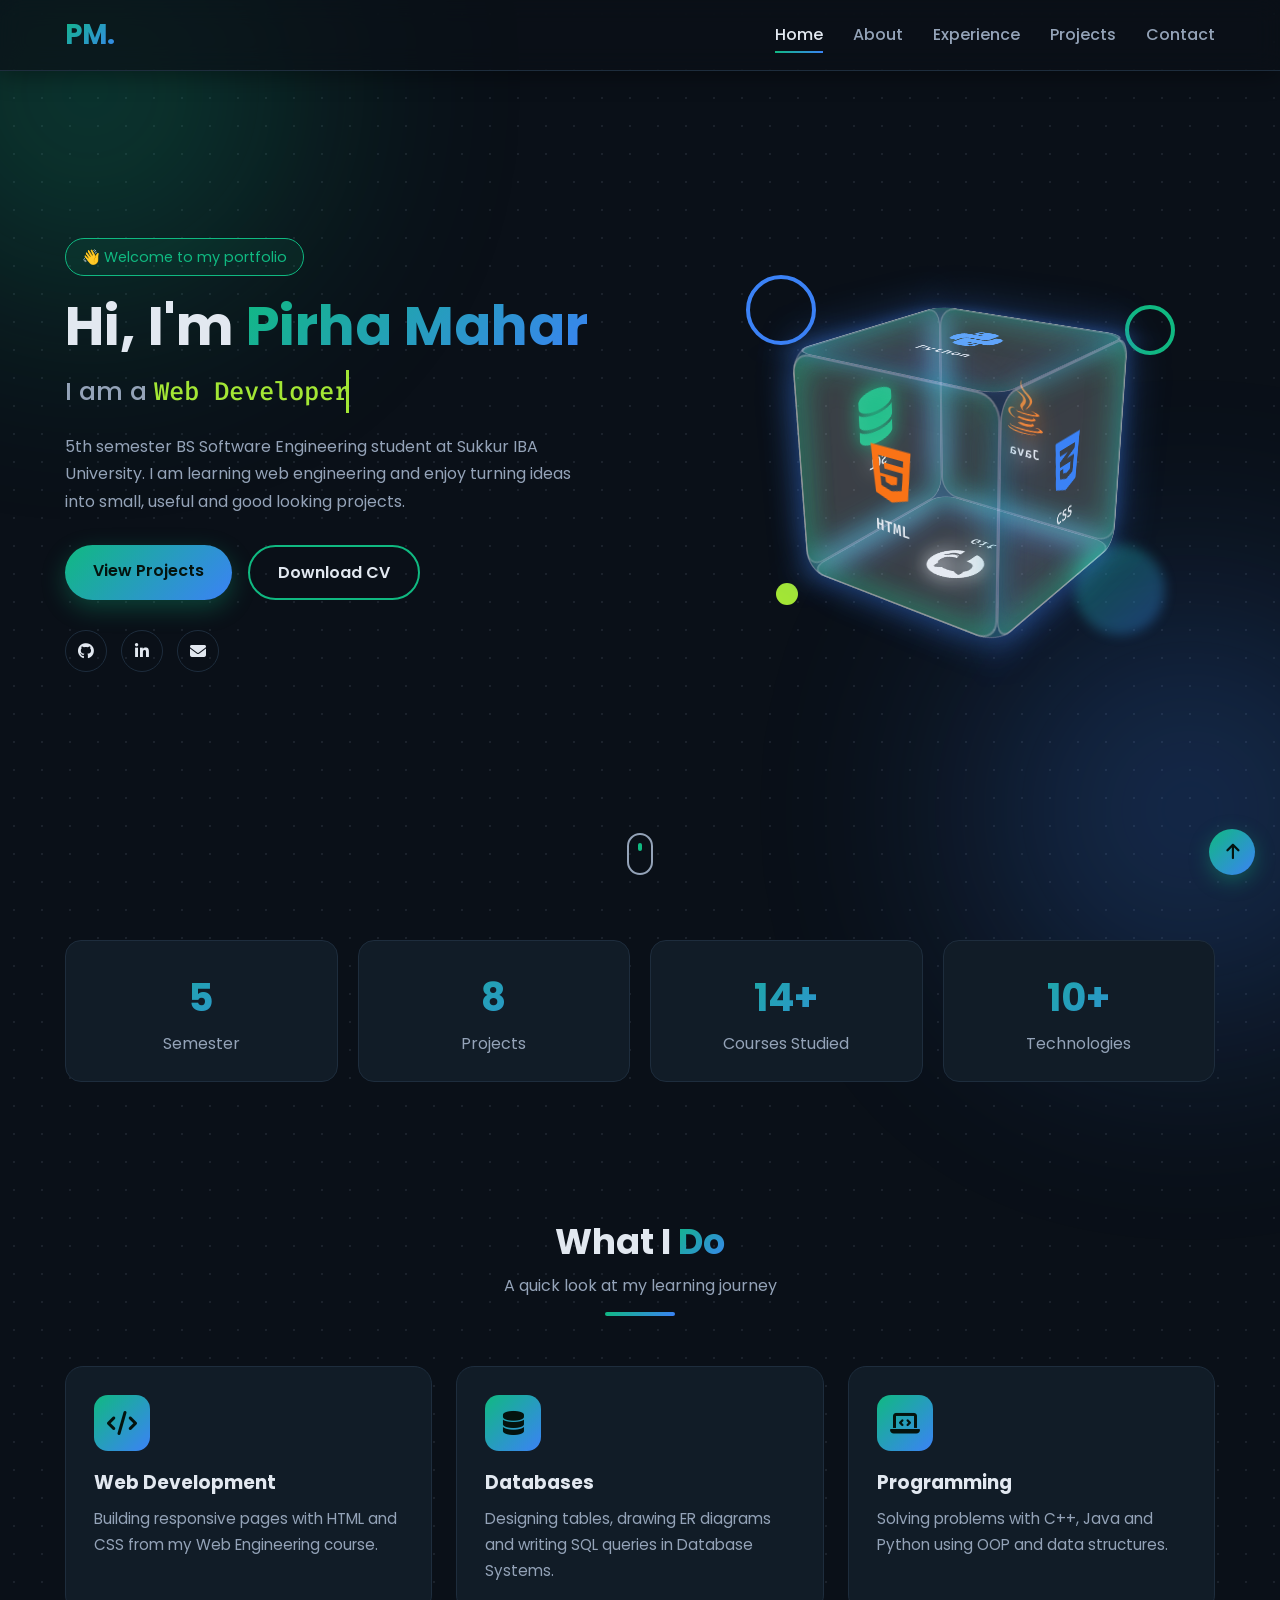
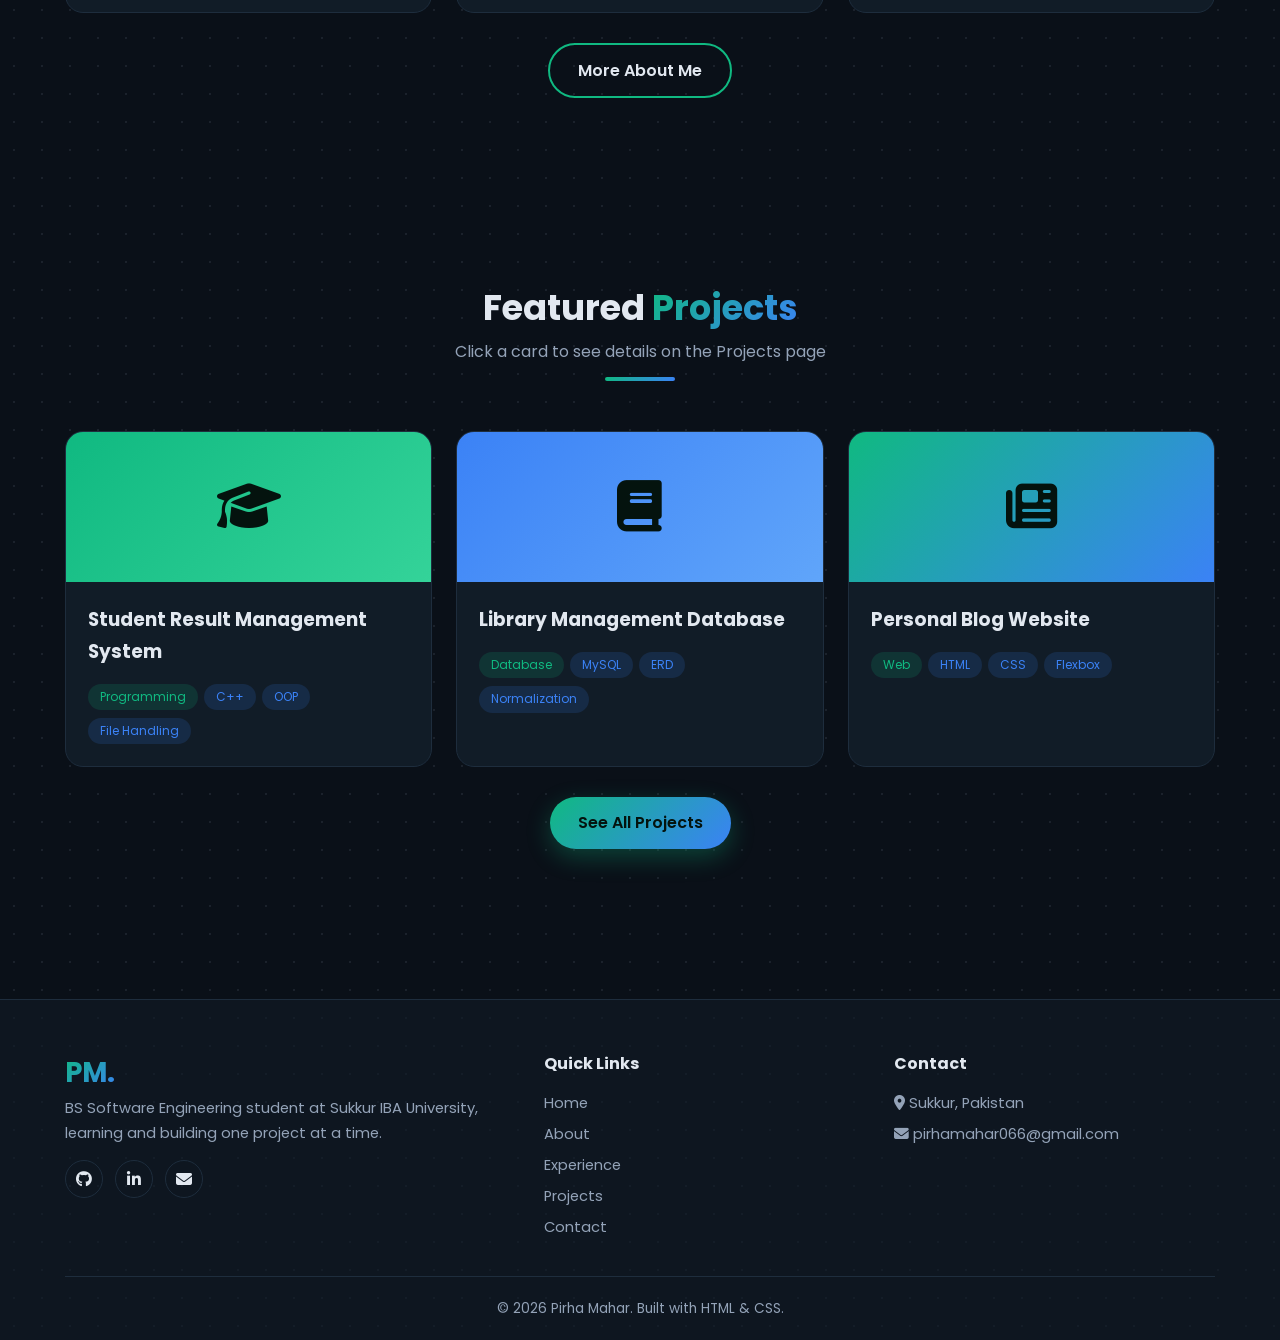
<file: index.html>
<!DOCTYPE html>
<html lang="en">
<head>
  <meta charset="UTF-8">
  <meta name="viewport" content="width=device-width, initial-scale=1.0">
  <title>Pirha Mahar | Portfolio</title>
  <meta name="description" content="Portfolio of Pirha Mahar, BS Software Engineering student at Sukkur IBA University.">
  <link rel="preconnect" href="https://fonts.googleapis.com">
  <link href="https://fonts.googleapis.com/css2?family=Fira+Code:wght@500&family=Poppins:wght@400;500;600;700&display=swap" rel="stylesheet">
  <link rel="stylesheet" href="https://cdnjs.cloudflare.com/ajax/libs/font-awesome/6.5.1/css/all.min.css">
  <link rel="stylesheet" href="css/style.css">
</head>
<body id="top">

  <!-- HEADER -->
  <header>
    <div class="container nav">
      <a href="index.html" class="logo gradient-text">PM.</a>
      <input type="checkbox" id="menu-toggle" class="menu-toggle">
      <label for="menu-toggle" class="menu-btn" aria-label="Open menu"><i class="fa-solid fa-bars"></i></label>
      <nav class="nav-links">
        <a class="active" href="index.html">Home</a>
        <a href="about.html">About</a>
        <a href="experience.html">Experience</a>
        <a href="projects.html">Projects</a>
        <a href="contact.html">Contact</a>
      </nav>
    </div>
  </header>

  <!-- HERO -->
  <section class="hero">
    <div class="container hero-grid">
      <div>
        <span class="hero-badge">&#128075; Welcome to my portfolio</span>
        <h1>Hi, I'm <span class="gradient-text">Pirha Mahar</span></h1>
        <h2>I am a <span class="typing-text">Web Developer</span></h2>
        <p>5th semester BS Software Engineering student at Sukkur IBA University. I am learning web engineering and enjoy turning ideas into small, useful and good looking projects.</p>
        <div class="hero-buttons">
          <a href="projects.html" class="btn btn-primary">View Projects</a>
          <!-- TODO: put your CV file in the folder and change the link below -->
          <a href="#" class="btn btn-outline">Download CV</a>
        </div>
        <div class="hero-social">
          <a href="https://github.com/pirhamahar" target="_blank" rel="noopener" aria-label="GitHub"><i class="fa-brands fa-github"></i></a>
          <!-- TODO: add your LinkedIn link -->
          <a href="#" aria-label="LinkedIn"><i class="fa-brands fa-linkedin-in"></i></a>
          <a href="mailto:pirhamahar066@gmail.com" aria-label="Email"><i class="fa-solid fa-envelope"></i></a>
        </div>
      </div>

      <!-- 3D scene: a static glass cube made only with CSS -->
      <div class="hero-3d">
        <div class="shape ring"></div>
        <div class="shape dot"></div>
        <div class="shape ring2"></div>
        <div class="shape blob"></div>
        <div class="cube">
          <div class="cube-face face-front"><i class="fa-brands fa-html5" style="color:#f97316"></i><span>HTML</span></div>
          <div class="cube-face face-back"><i class="fa-brands fa-java" style="color:#f97316"></i><span>Java</span></div>
          <div class="cube-face face-right"><i class="fa-brands fa-css3-alt" style="color:#3b82f6"></i><span>CSS</span></div>
          <div class="cube-face face-left"><i class="fa-solid fa-database" style="color:#10b981"></i><span>SQL</span></div>
          <div class="cube-face face-top"><i class="fa-brands fa-python" style="color:#60a5fa"></i><span>Python</span></div>
          <div class="cube-face face-bottom"><i class="fa-brands fa-github" style="color:#e2e8f0"></i><span>Git</span></div>
        </div>
      </div>
    </div>
    <div class="scroll-down"></div>
  </section>

  <!-- STATS -->
  <section class="stats">
    <div class="container stats-grid">
      <div class="stat-box"><h3 class="gradient-text">5</h3><p>Semester</p></div>
      <div class="stat-box"><h3 class="gradient-text">8</h3><p>Projects</p></div>
      <div class="stat-box"><h3 class="gradient-text">14+</h3><p>Courses Studied</p></div>
      <div class="stat-box"><h3 class="gradient-text">10+</h3><p>Technologies</p></div>
    </div>
  </section>

  <!-- INTRO CARD -->
  <section>
    <div class="container">
      <div class="section-title">
        <h2>What I <span class="gradient-text">Do</span></h2>
        <p>A quick look at my learning journey</p>
        <div class="line"></div>
      </div>
      <div class="grid-3">
        <div class="card">
          <div class="icon-box"><i class="fa-solid fa-code"></i></div>
          <h3>Web Development</h3>
          <p>Building responsive pages with HTML and CSS from my Web Engineering course.</p>
        </div>
        <div class="card">
          <div class="icon-box"><i class="fa-solid fa-database"></i></div>
          <h3>Databases</h3>
          <p>Designing tables, drawing ER diagrams and writing SQL queries in Database Systems.</p>
        </div>
        <div class="card">
          <div class="icon-box"><i class="fa-solid fa-laptop-code"></i></div>
          <h3>Programming</h3>
          <p>Solving problems with C++, Java and Python using OOP and data structures.</p>
        </div>
      </div>
      <p style="text-align:center;margin-top:30px"><a href="about.html" class="btn btn-outline">More About Me</a></p>
    </div>
  </section>

  <!-- FEATURED PROJECTS (3 cards, each links to its popup on the Projects page) -->
  <section>
    <div class="container">
      <div class="section-title">
        <h2>Featured <span class="gradient-text">Projects</span></h2>
        <p>Click a card to see details on the Projects page</p>
        <div class="line"></div>
      </div>
      <div class="grid-3">
        <a class="card project-card programming" href="projects.html#project-1">
          <div class="project-thumb" style="background:linear-gradient(135deg, #10b981, #34d399)"><i class="fa-solid fa-graduation-cap"></i></div>
          <div class="project-body">
            <h3>Student Result Management System</h3>
            <span class="tag cat">Programming</span><span class="tag">C++</span><span class="tag">OOP</span><span class="tag">File Handling</span>
          </div>
        </a>
        <a class="card project-card database" href="projects.html#project-2">
          <div class="project-thumb" style="background:linear-gradient(135deg, #3b82f6, #60a5fa)"><i class="fa-solid fa-book"></i></div>
          <div class="project-body">
            <h3>Library Management Database</h3>
            <span class="tag cat">Database</span><span class="tag">MySQL</span><span class="tag">ERD</span><span class="tag">Normalization</span>
          </div>
        </a>
        <a class="card project-card web" href="projects.html#project-3">
          <div class="project-thumb" style="background:linear-gradient(135deg, #10b981, #3b82f6)"><i class="fa-solid fa-newspaper"></i></div>
          <div class="project-body">
            <h3>Personal Blog Website</h3>
            <span class="tag cat">Web</span><span class="tag">HTML</span><span class="tag">CSS</span><span class="tag">Flexbox</span>
          </div>
        </a>
      </div>
      <p style="text-align:center;margin-top:30px"><a href="projects.html" class="btn btn-primary">See All Projects</a></p>
    </div>
  </section>

  <!-- FOOTER -->
  <footer>
    <div class="container">
      <div class="footer-grid">
        <div>
          <a href="index.html" class="logo gradient-text">PM.</a>
          <p>BS Software Engineering student at Sukkur IBA University, learning and building one project at a time.</p>
          <div class="footer-social">
            <a href="https://github.com/pirhamahar" target="_blank" rel="noopener" aria-label="GitHub"><i class="fa-brands fa-github"></i></a>
            <a href="#" aria-label="LinkedIn"><i class="fa-brands fa-linkedin-in"></i></a>
            <a href="mailto:pirhamahar066@gmail.com" aria-label="Email"><i class="fa-solid fa-envelope"></i></a>
          </div>
        </div>
        <div>
          <h4>Quick Links</h4>
          <ul>
            <li><a href="index.html">Home</a></li>
            <li><a href="about.html">About</a></li>
            <li><a href="experience.html">Experience</a></li>
            <li><a href="projects.html">Projects</a></li>
            <li><a href="contact.html">Contact</a></li>
          </ul>
        </div>
        <div>
          <h4>Contact</h4>
          <p><i class="fa-solid fa-location-dot"></i> Sukkur, Pakistan</p>
          <p><i class="fa-solid fa-envelope"></i> pirhamahar066@gmail.com</p>
        </div>
      </div>
      <div class="footer-bottom">&copy; 2026 Pirha Mahar. Built with HTML &amp; CSS.</div>
    </div>
  </footer>

  <a id="top-btn" href="#top" aria-label="Back to top"><i class="fa-solid fa-arrow-up"></i></a>
</body>
</html>
</file>
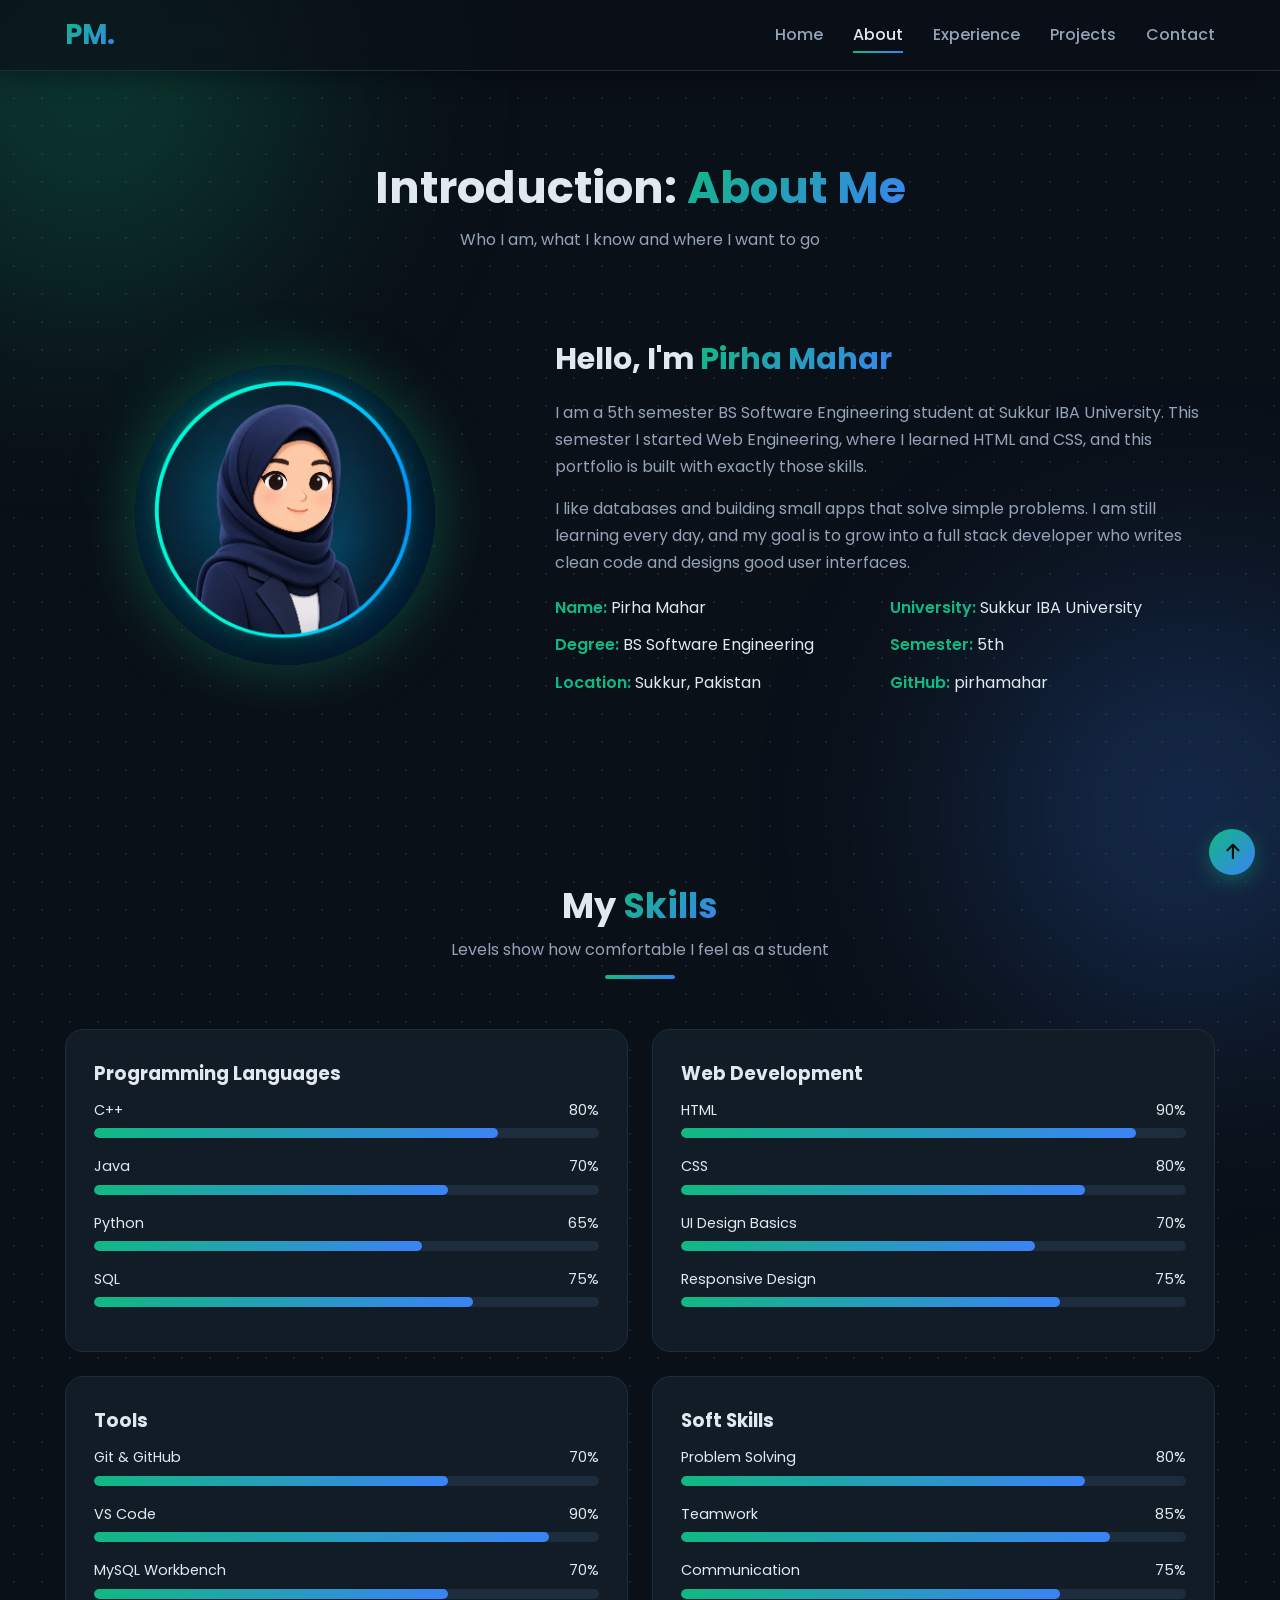
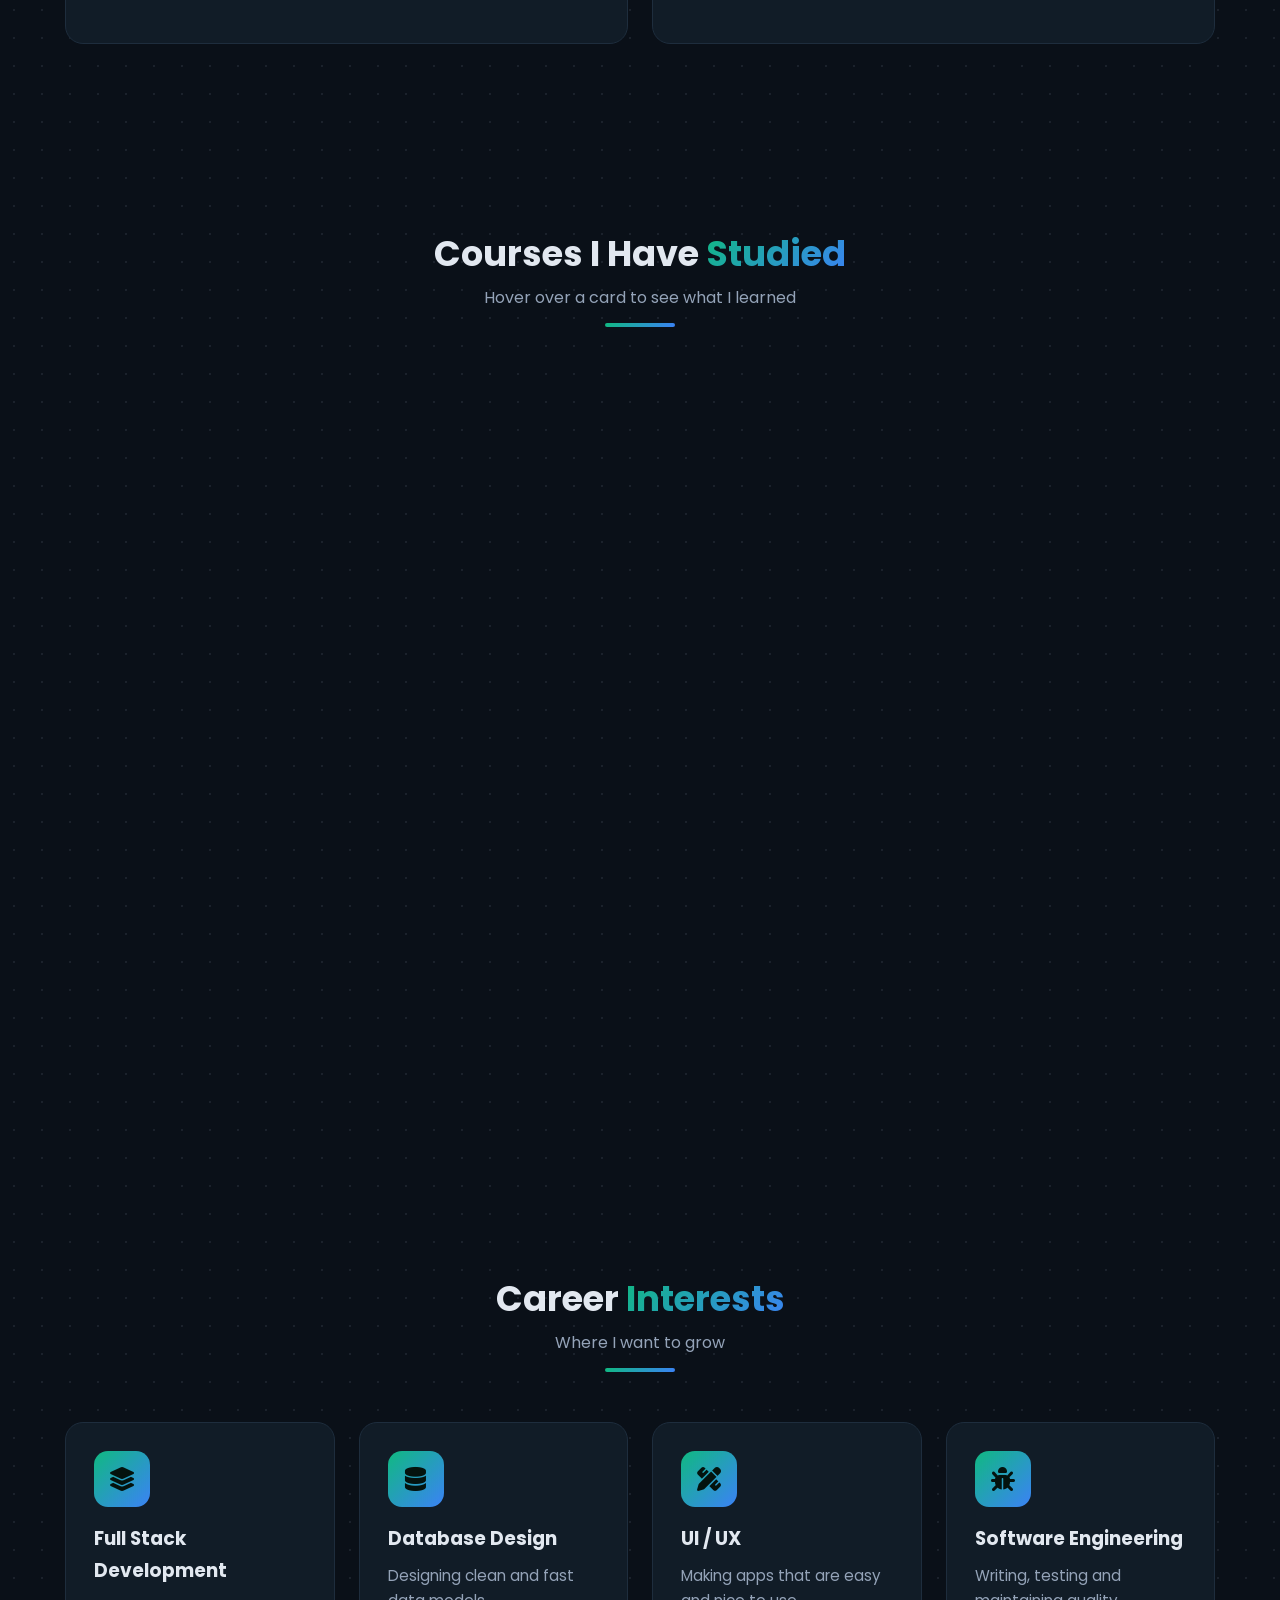
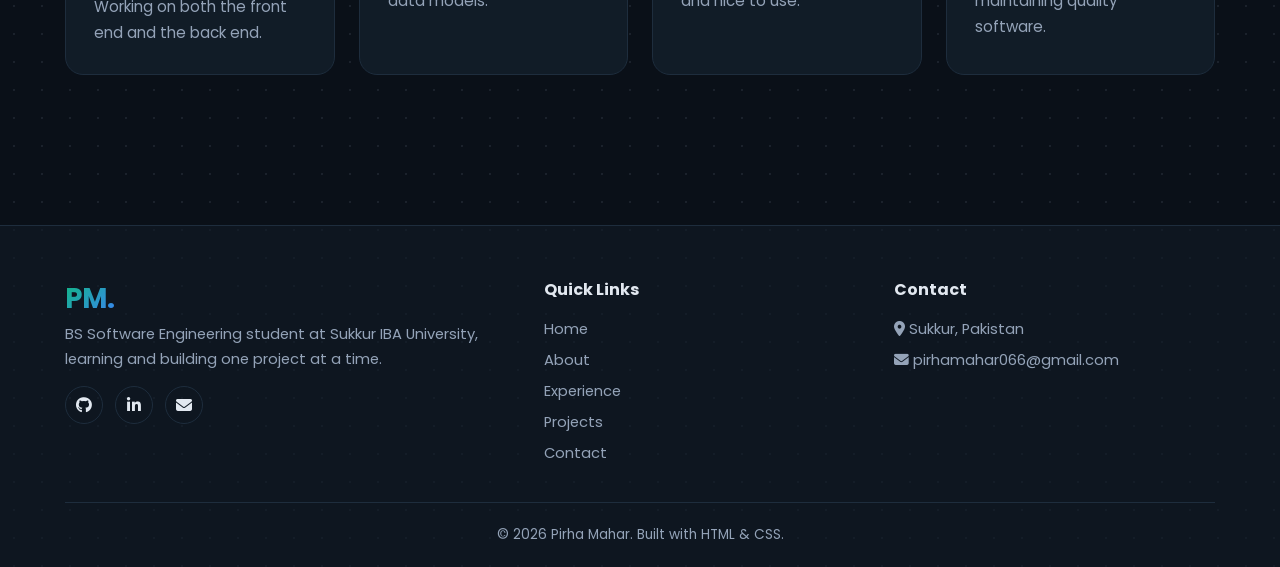
<file: about.html>
<!DOCTYPE html>
<html lang="en">
<head>
  <meta charset="UTF-8">
  <meta name="viewport" content="width=device-width, initial-scale=1.0">
  <title>About | Pirha Mahar</title>
  <link rel="preconnect" href="https://fonts.googleapis.com">
  <link href="https://fonts.googleapis.com/css2?family=Fira+Code:wght@500&family=Poppins:wght@400;500;600;700&display=swap" rel="stylesheet">
  <link rel="stylesheet" href="https://cdnjs.cloudflare.com/ajax/libs/font-awesome/6.5.1/css/all.min.css">
  <link rel="stylesheet" href="css/style.css">
</head>
<body id="top">

  <header>
    <div class="container nav">
      <a href="index.html" class="logo gradient-text">PM.</a>
      <input type="checkbox" id="menu-toggle" class="menu-toggle">
      <label for="menu-toggle" class="menu-btn" aria-label="Open menu"><i class="fa-solid fa-bars"></i></label>
      <nav class="nav-links">
        <a href="index.html">Home</a>
        <a class="active" href="about.html">About</a>
        <a href="experience.html">Experience</a>
        <a href="projects.html">Projects</a>
        <a href="contact.html">Contact</a>
      </nav>
    </div>
  </header>

  <div class="page-banner">
    <div class="container">
      <h1>Introduction: <span class="gradient-text">About Me</span></h1>
      <p>Who I am, what I know and where I want to go</p>
    </div>
  </div>

  <!-- ABOUT -->
  <section style="padding-top:40px">
    <div class="container about-grid">
      <div class="avatar-wrap">
        <div class="avatar-card"><img class="avatar-img" src="images/profile.png" alt="Pirha Mahar"></div>
      </div>
      <div class="about-text">
        <h2 style="font-size:1.9rem;margin-bottom:14px">Hello, I'm <span class="gradient-text">Pirha Mahar</span></h2>
        <p>I am a 5th semester BS Software Engineering student at Sukkur IBA University. This semester I started Web Engineering, where I learned HTML and CSS, and this portfolio is built with exactly those skills.</p>
        <p>I like databases and building small apps that solve simple problems. I am still learning every day, and my goal is to grow into a full stack developer who writes clean code and designs good user interfaces.</p>
        <ul class="info-list">
          <li><span>Name:</span> Pirha Mahar</li>
          <li><span>University:</span> Sukkur IBA University</li>
          <li><span>Degree:</span> BS Software Engineering</li>
          <li><span>Semester:</span> 5th</li>
          <li><span>Location:</span> Sukkur, Pakistan</li>
          <li><span>GitHub:</span> <a href="https://github.com/pirhamahar" target="_blank" rel="noopener">pirhamahar</a></li>
        </ul>
      </div>
    </div>
  </section>

  <!-- SKILLS -->
  <section>
    <div class="container">
      <div class="section-title">
        <h2>My <span class="gradient-text">Skills</span></h2>
        <p>Levels show how comfortable I feel as a student</p>
        <div class="line"></div>
      </div>
      <div class="skill-groups">
        <div class="card">
          <h3>Programming Languages</h3>
          <div class="skill"><div class="skill-top"><span>C++</span><span>80%</span></div><div class="bar"><div class="bar-fill" style="width:80%"></div></div></div>
          <div class="skill"><div class="skill-top"><span>Java</span><span>70%</span></div><div class="bar"><div class="bar-fill" style="width:70%"></div></div></div>
          <div class="skill"><div class="skill-top"><span>Python</span><span>65%</span></div><div class="bar"><div class="bar-fill" style="width:65%"></div></div></div>
          <div class="skill"><div class="skill-top"><span>SQL</span><span>75%</span></div><div class="bar"><div class="bar-fill" style="width:75%"></div></div></div>
        </div>
        <div class="card">
          <h3>Web Development</h3>
          <div class="skill"><div class="skill-top"><span>HTML</span><span>90%</span></div><div class="bar"><div class="bar-fill" style="width:90%"></div></div></div>
          <div class="skill"><div class="skill-top"><span>CSS</span><span>80%</span></div><div class="bar"><div class="bar-fill" style="width:80%"></div></div></div>
          <div class="skill"><div class="skill-top"><span>UI Design Basics</span><span>70%</span></div><div class="bar"><div class="bar-fill" style="width:70%"></div></div></div>
          <div class="skill"><div class="skill-top"><span>Responsive Design</span><span>75%</span></div><div class="bar"><div class="bar-fill" style="width:75%"></div></div></div>
        </div>
        <div class="card">
          <h3>Tools</h3>
          <div class="skill"><div class="skill-top"><span>Git &amp; GitHub</span><span>70%</span></div><div class="bar"><div class="bar-fill" style="width:70%"></div></div></div>
          <div class="skill"><div class="skill-top"><span>VS Code</span><span>90%</span></div><div class="bar"><div class="bar-fill" style="width:90%"></div></div></div>
          <div class="skill"><div class="skill-top"><span>MySQL Workbench</span><span>70%</span></div><div class="bar"><div class="bar-fill" style="width:70%"></div></div></div>
        </div>
        <div class="card">
          <h3>Soft Skills</h3>
          <div class="skill"><div class="skill-top"><span>Problem Solving</span><span>80%</span></div><div class="bar"><div class="bar-fill" style="width:80%"></div></div></div>
          <div class="skill"><div class="skill-top"><span>Teamwork</span><span>85%</span></div><div class="bar"><div class="bar-fill" style="width:85%"></div></div></div>
          <div class="skill"><div class="skill-top"><span>Communication</span><span>75%</span></div><div class="bar"><div class="bar-fill" style="width:75%"></div></div></div>
        </div>
      </div>
    </div>
  </section>

  <!-- COURSES (hover a card to flip it) -->
  <section>
    <div class="container">
      <div class="section-title">
        <h2>Courses I Have <span class="gradient-text">Studied</span></h2>
        <p>Hover over a card to see what I learned</p>
        <div class="line"></div>
      </div>
      <div class="grid-4">
        <div class="flip"><div class="flip-inner"><div class="flip-front"><i class="fa-solid fa-terminal"></i><h4>Programming Fundamentals</h4></div><div class="flip-back">Variables, loops, functions and arrays in C++.</div></div></div>
        <div class="flip"><div class="flip-inner"><div class="flip-front"><i class="fa-solid fa-cubes"></i><h4>Object Oriented Programming</h4></div><div class="flip-back">Classes, objects, inheritance and polymorphism.</div></div></div>
        <div class="flip"><div class="flip-inner"><div class="flip-front"><i class="fa-solid fa-diagram-project"></i><h4>Data Structures &amp; Algorithms</h4></div><div class="flip-back">Stacks, queues, linked lists, trees, sorting and searching.</div></div></div>
        <div class="flip"><div class="flip-inner"><div class="flip-front"><i class="fa-solid fa-database"></i><h4>Database Systems</h4></div><div class="flip-back">ER diagrams, normalization and SQL queries.</div></div></div>
        <div class="flip"><div class="flip-inner"><div class="flip-front"><i class="fa-solid fa-microchip"></i><h4>Digital Logic Design</h4></div><div class="flip-back">Logic gates, Boolean algebra and simple circuits.</div></div></div>
        <div class="flip"><div class="flip-inner"><div class="flip-front"><i class="fa-solid fa-square-root-variable"></i><h4>Discrete Mathematics</h4></div><div class="flip-back">Sets, logic, relations and graphs.</div></div></div>
        <div class="flip"><div class="flip-inner"><div class="flip-front"><i class="fa-solid fa-memory"></i><h4>Computer Organization &amp; Assembly</h4></div><div class="flip-back">How the CPU and memory work, with basic assembly code.</div></div></div>
        <div class="flip"><div class="flip-inner"><div class="flip-front"><i class="fa-solid fa-gears"></i><h4>Operating Systems</h4></div><div class="flip-back">Processes, scheduling and memory management.</div></div></div>
        <div class="flip"><div class="flip-inner"><div class="flip-front"><i class="fa-solid fa-sitemap"></i><h4>Software Engineering</h4></div><div class="flip-back">SDLC, requirements, UML diagrams and teamwork.</div></div></div>
        <div class="flip"><div class="flip-inner"><div class="flip-front"><i class="fa-solid fa-globe"></i><h4>Web Engineering</h4></div><div class="flip-back">HTML and CSS. This portfolio is my result!</div></div></div>
        <div class="flip"><div class="flip-inner"><div class="flip-front"><i class="fa-solid fa-chart-line"></i><h4>Calculus</h4></div><div class="flip-back">Limits, derivatives and integrals.</div></div></div>
        <div class="flip"><div class="flip-inner"><div class="flip-front"><i class="fa-solid fa-table-cells"></i><h4>Linear Algebra</h4></div><div class="flip-back">Matrices, vectors and systems of equations.</div></div></div>
        <div class="flip"><div class="flip-inner"><div class="flip-front"><i class="fa-solid fa-dice"></i><h4>Probability &amp; Statistics</h4></div><div class="flip-back">Probability rules, mean, variance and distributions.</div></div></div>
        <div class="flip"><div class="flip-inner"><div class="flip-front"><i class="fa-solid fa-comments"></i><h4>Communication Skills</h4></div><div class="flip-back">Report writing, presentations and teamwork.</div></div></div>
      </div>
    </div>
  </section>

  <!-- CAREER INTERESTS -->
  <section>
    <div class="container">
      <div class="section-title">
        <h2>Career <span class="gradient-text">Interests</span></h2>
        <p>Where I want to grow</p>
        <div class="line"></div>
      </div>
      <div class="grid-4">
        <div class="card"><div class="icon-box"><i class="fa-solid fa-layer-group"></i></div><h3>Full Stack Development</h3><p>Working on both the front end and the back end.</p></div>
        <div class="card"><div class="icon-box"><i class="fa-solid fa-database"></i></div><h3>Database Design</h3><p>Designing clean and fast data models.</p></div>
        <div class="card"><div class="icon-box"><i class="fa-solid fa-pen-ruler"></i></div><h3>UI / UX</h3><p>Making apps that are easy and nice to use.</p></div>
        <div class="card"><div class="icon-box"><i class="fa-solid fa-bug"></i></div><h3>Software Engineering</h3><p>Writing, testing and maintaining quality software.</p></div>
      </div>
    </div>
  </section>

  <footer>
    <div class="container">
      <div class="footer-grid">
        <div>
          <a href="index.html" class="logo gradient-text">PM.</a>
          <p>BS Software Engineering student at Sukkur IBA University, learning and building one project at a time.</p>
          <div class="footer-social">
            <a href="https://github.com/pirhamahar" target="_blank" rel="noopener" aria-label="GitHub"><i class="fa-brands fa-github"></i></a>
            <a href="#" aria-label="LinkedIn"><i class="fa-brands fa-linkedin-in"></i></a>
            <a href="mailto:pirhamahar066@gmail.com" aria-label="Email"><i class="fa-solid fa-envelope"></i></a>
          </div>
        </div>
        <div>
          <h4>Quick Links</h4>
          <ul>
            <li><a href="index.html">Home</a></li>
            <li><a href="about.html">About</a></li>
            <li><a href="experience.html">Experience</a></li>
            <li><a href="projects.html">Projects</a></li>
            <li><a href="contact.html">Contact</a></li>
          </ul>
        </div>
        <div>
          <h4>Contact</h4>
          <p><i class="fa-solid fa-location-dot"></i> Sukkur, Pakistan</p>
          <p><i class="fa-solid fa-envelope"></i> pirhamahar066@gmail.com</p>
        </div>
      </div>
      <div class="footer-bottom">&copy; 2026 Pirha Mahar. Built with HTML &amp; CSS.</div>
    </div>
  </footer>

  <a id="top-btn" href="#top" aria-label="Back to top"><i class="fa-solid fa-arrow-up"></i></a>
</body>
</html>
</file>
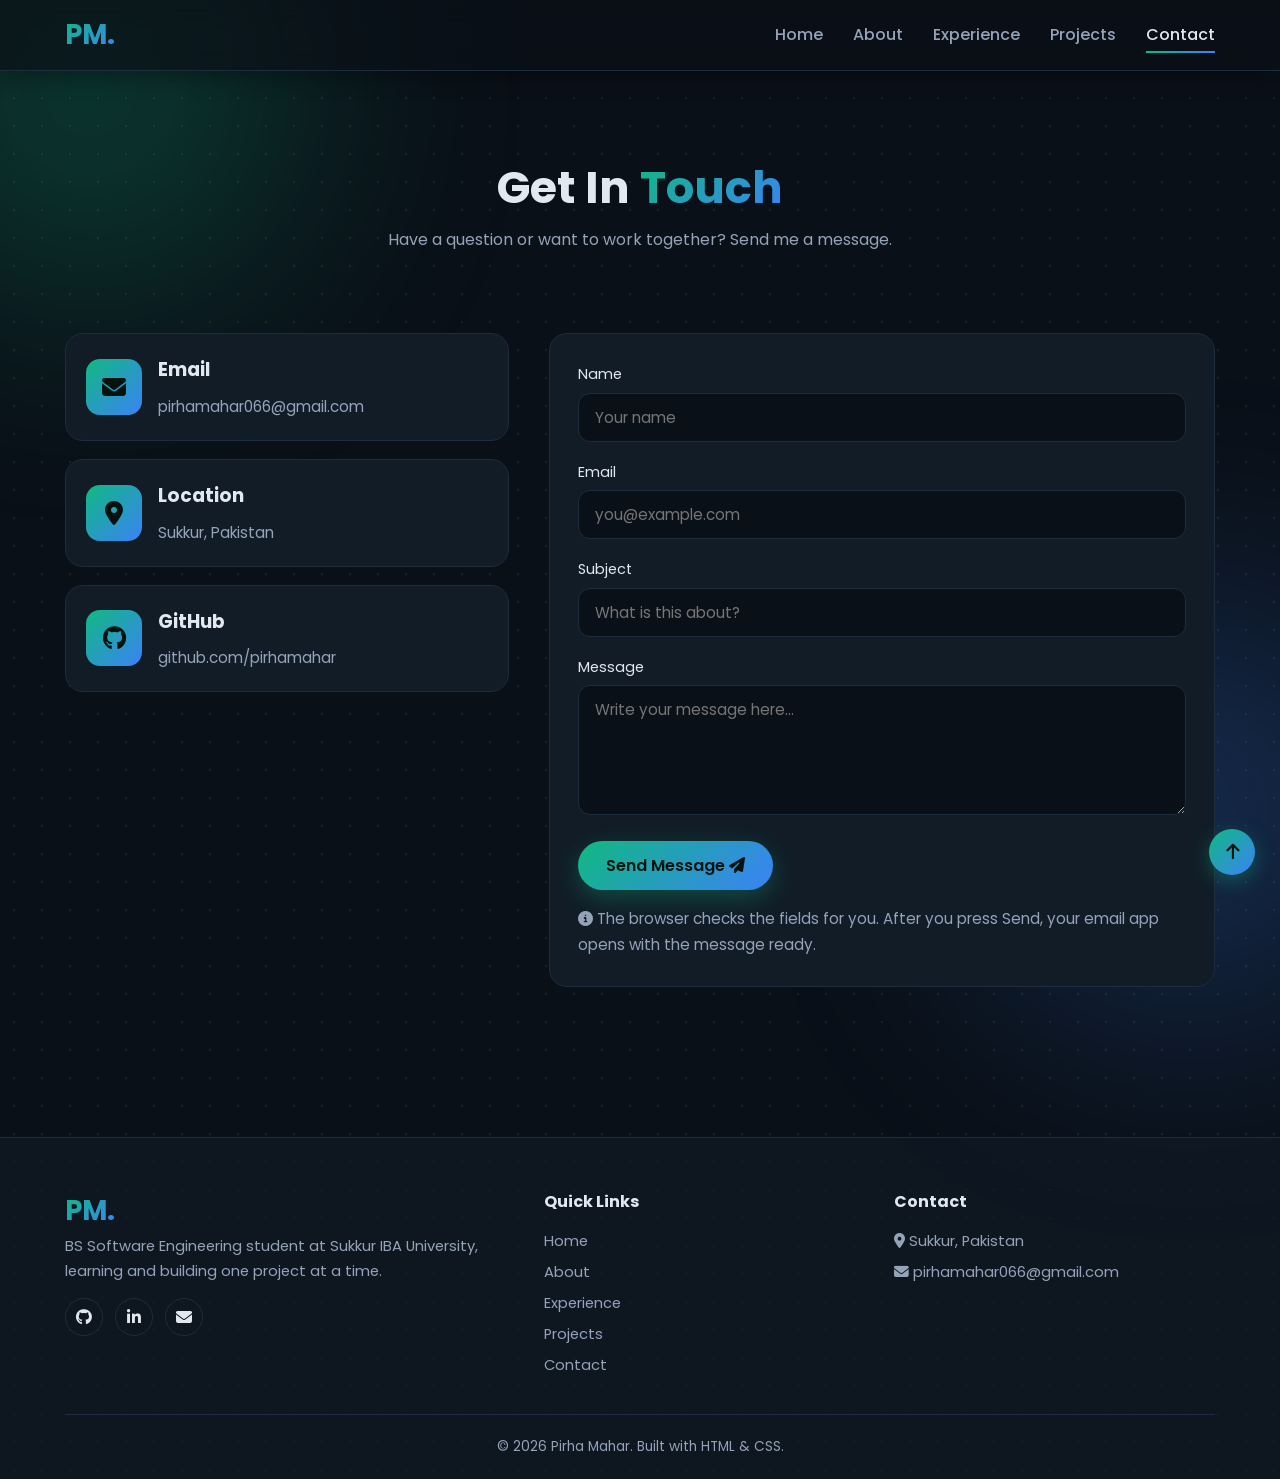
<file: contact.html>
<!DOCTYPE html>
<html lang="en">
<head>
  <meta charset="UTF-8">
  <meta name="viewport" content="width=device-width, initial-scale=1.0">
  <title>Contact | Pirha Mahar</title>
  <link rel="preconnect" href="https://fonts.googleapis.com">
  <link href="https://fonts.googleapis.com/css2?family=Fira+Code:wght@500&family=Poppins:wght@400;500;600;700&display=swap" rel="stylesheet">
  <link rel="stylesheet" href="https://cdnjs.cloudflare.com/ajax/libs/font-awesome/6.5.1/css/all.min.css">
  <link rel="stylesheet" href="css/style.css">
</head>
<body id="top">

  <header>
    <div class="container nav">
      <a href="index.html" class="logo gradient-text">PM.</a>
      <input type="checkbox" id="menu-toggle" class="menu-toggle">
      <label for="menu-toggle" class="menu-btn" aria-label="Open menu"><i class="fa-solid fa-bars"></i></label>
      <nav class="nav-links">
        <a href="index.html">Home</a>
        <a href="about.html">About</a>
        <a href="experience.html">Experience</a>
        <a href="projects.html">Projects</a>
        <a class="active" href="contact.html">Contact</a>
      </nav>
    </div>
  </header>

  <div class="page-banner">
    <div class="container">
      <h1>Get In <span class="gradient-text">Touch</span></h1>
      <p>Have a question or want to work together? Send me a message.</p>
    </div>
  </div>

  <section style="padding-top:40px">
    <div class="container contact-grid">
      <div class="contact-info">
        <div class="card">
          <div class="icon-box"><i class="fa-solid fa-envelope"></i></div>
          <div><h3>Email</h3><p>pirhamahar066@gmail.com</p></div>
        </div>
        <div class="card">
          <div class="icon-box"><i class="fa-solid fa-location-dot"></i></div>
          <div><h3>Location</h3><p>Sukkur, Pakistan</p></div>
        </div>
        <div class="card">
          <div class="icon-box"><i class="fa-brands fa-github"></i></div>
          <div><h3>GitHub</h3><p><a href="https://github.com/pirhamahar" target="_blank" rel="noopener">github.com/pirhamahar</a></p></div>
        </div>
      </div>

      <div class="card">
        <form action="mailto:pirhamahar066@gmail.com" method="post" enctype="text/plain">
          <div class="field">
            <label for="name">Name</label>
            <input type="text" id="name" name="Name" placeholder="Your name" required minlength="2">
          </div>
          <div class="field">
            <label for="email">Email</label>
            <input type="email" id="email" name="Email" placeholder="you@example.com" required>
          </div>
          <div class="field">
            <label for="subject">Subject</label>
            <input type="text" id="subject" name="Subject" placeholder="What is this about?" required>
          </div>
          <div class="field">
            <label for="message">Message</label>
            <textarea id="message" name="Message" placeholder="Write your message here..." required minlength="10"></textarea>
          </div>
          <button type="submit" class="btn btn-primary">Send Message <i class="fa-solid fa-paper-plane"></i></button>
          <p class="form-note"><i class="fa-solid fa-circle-info"></i> The browser checks the fields for you. After you press Send, your email app opens with the message ready.</p>
        </form>
      </div>
    </div>
  </section>

  <footer>
    <div class="container">
      <div class="footer-grid">
        <div>
          <a href="index.html" class="logo gradient-text">PM.</a>
          <p>BS Software Engineering student at Sukkur IBA University, learning and building one project at a time.</p>
          <div class="footer-social">
            <a href="https://github.com/pirhamahar" target="_blank" rel="noopener" aria-label="GitHub"><i class="fa-brands fa-github"></i></a>
            <a href="#" aria-label="LinkedIn"><i class="fa-brands fa-linkedin-in"></i></a>
            <a href="mailto:pirhamahar066@gmail.com" aria-label="Email"><i class="fa-solid fa-envelope"></i></a>
          </div>
        </div>
        <div>
          <h4>Quick Links</h4>
          <ul>
            <li><a href="index.html">Home</a></li>
            <li><a href="about.html">About</a></li>
            <li><a href="experience.html">Experience</a></li>
            <li><a href="projects.html">Projects</a></li>
            <li><a href="contact.html">Contact</a></li>
          </ul>
        </div>
        <div>
          <h4>Contact</h4>
          <p><i class="fa-solid fa-location-dot"></i> Sukkur, Pakistan</p>
          <p><i class="fa-solid fa-envelope"></i> pirhamahar066@gmail.com</p>
        </div>
      </div>
      <div class="footer-bottom">&copy; 2026 Pirha Mahar. Built with HTML &amp; CSS.</div>
    </div>
  </footer>

  <a id="top-btn" href="#top" aria-label="Back to top"><i class="fa-solid fa-arrow-up"></i></a>
</body>
</html>
</file>
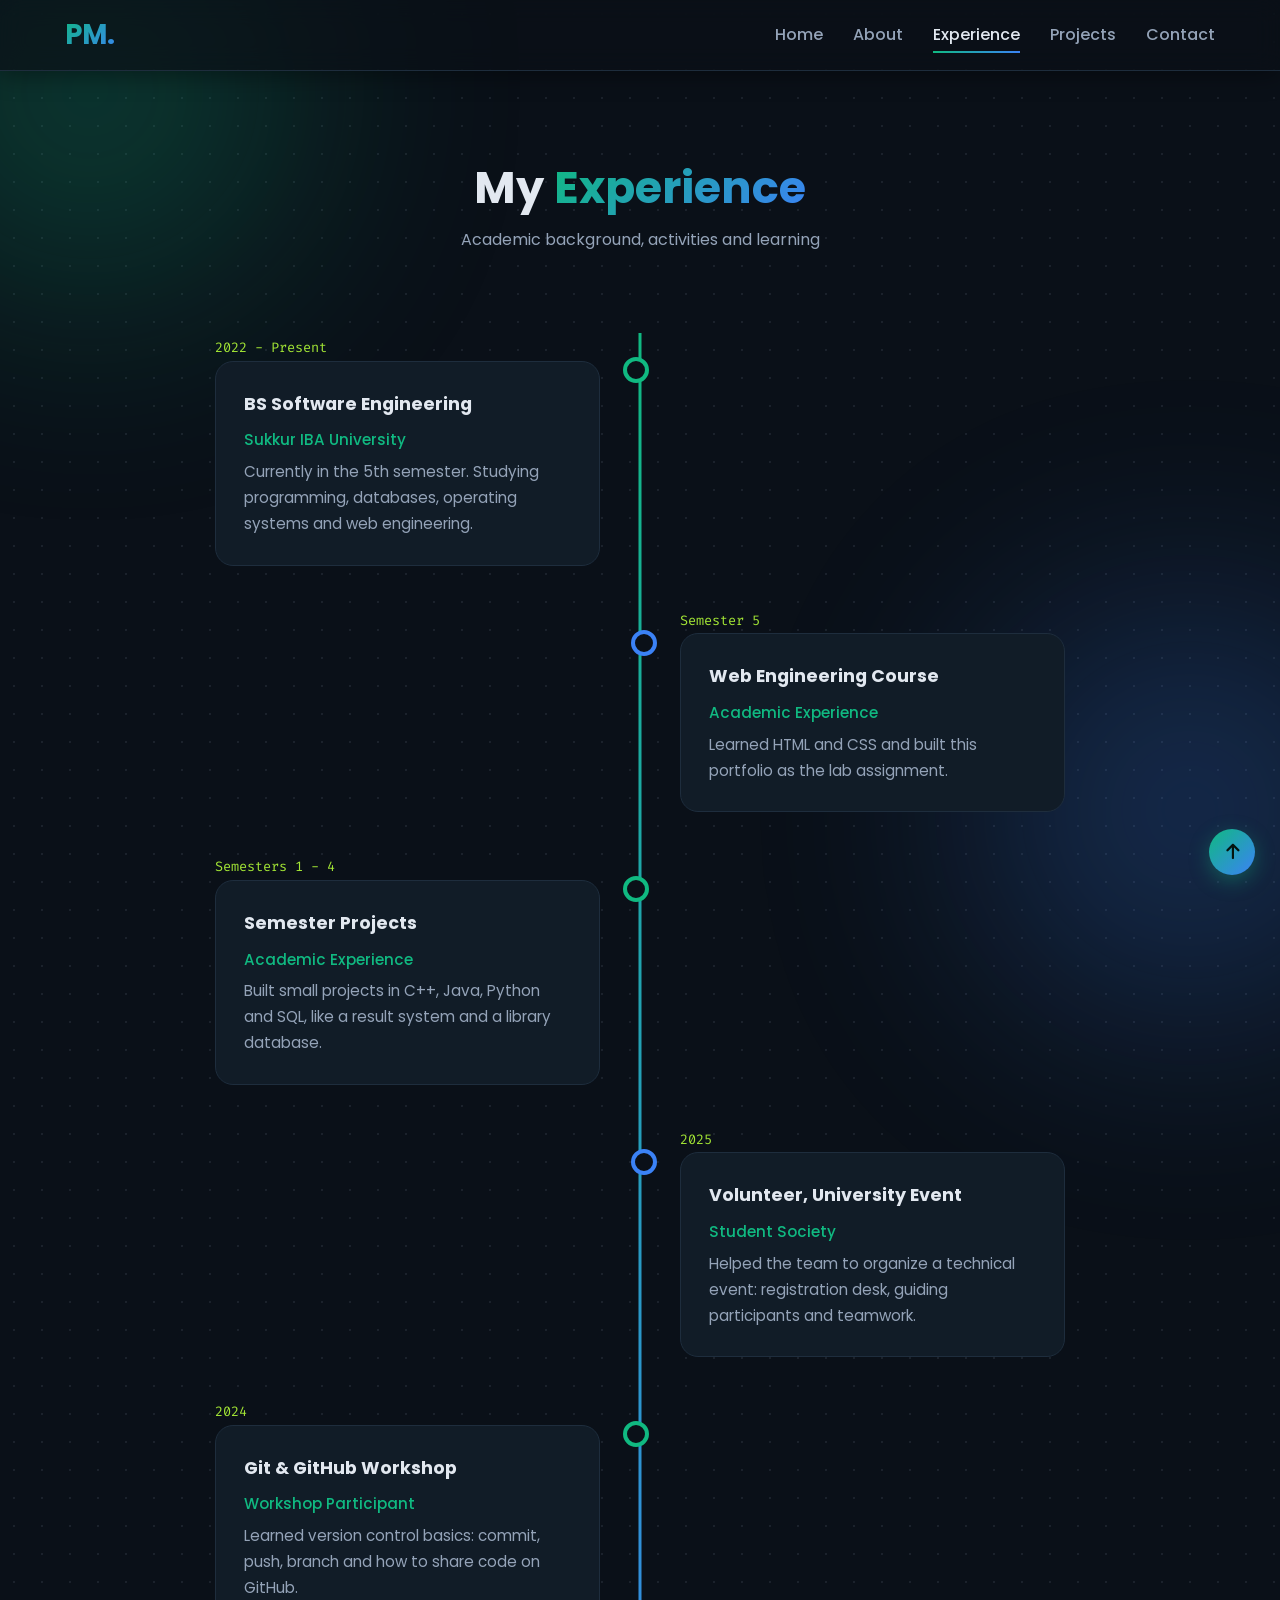
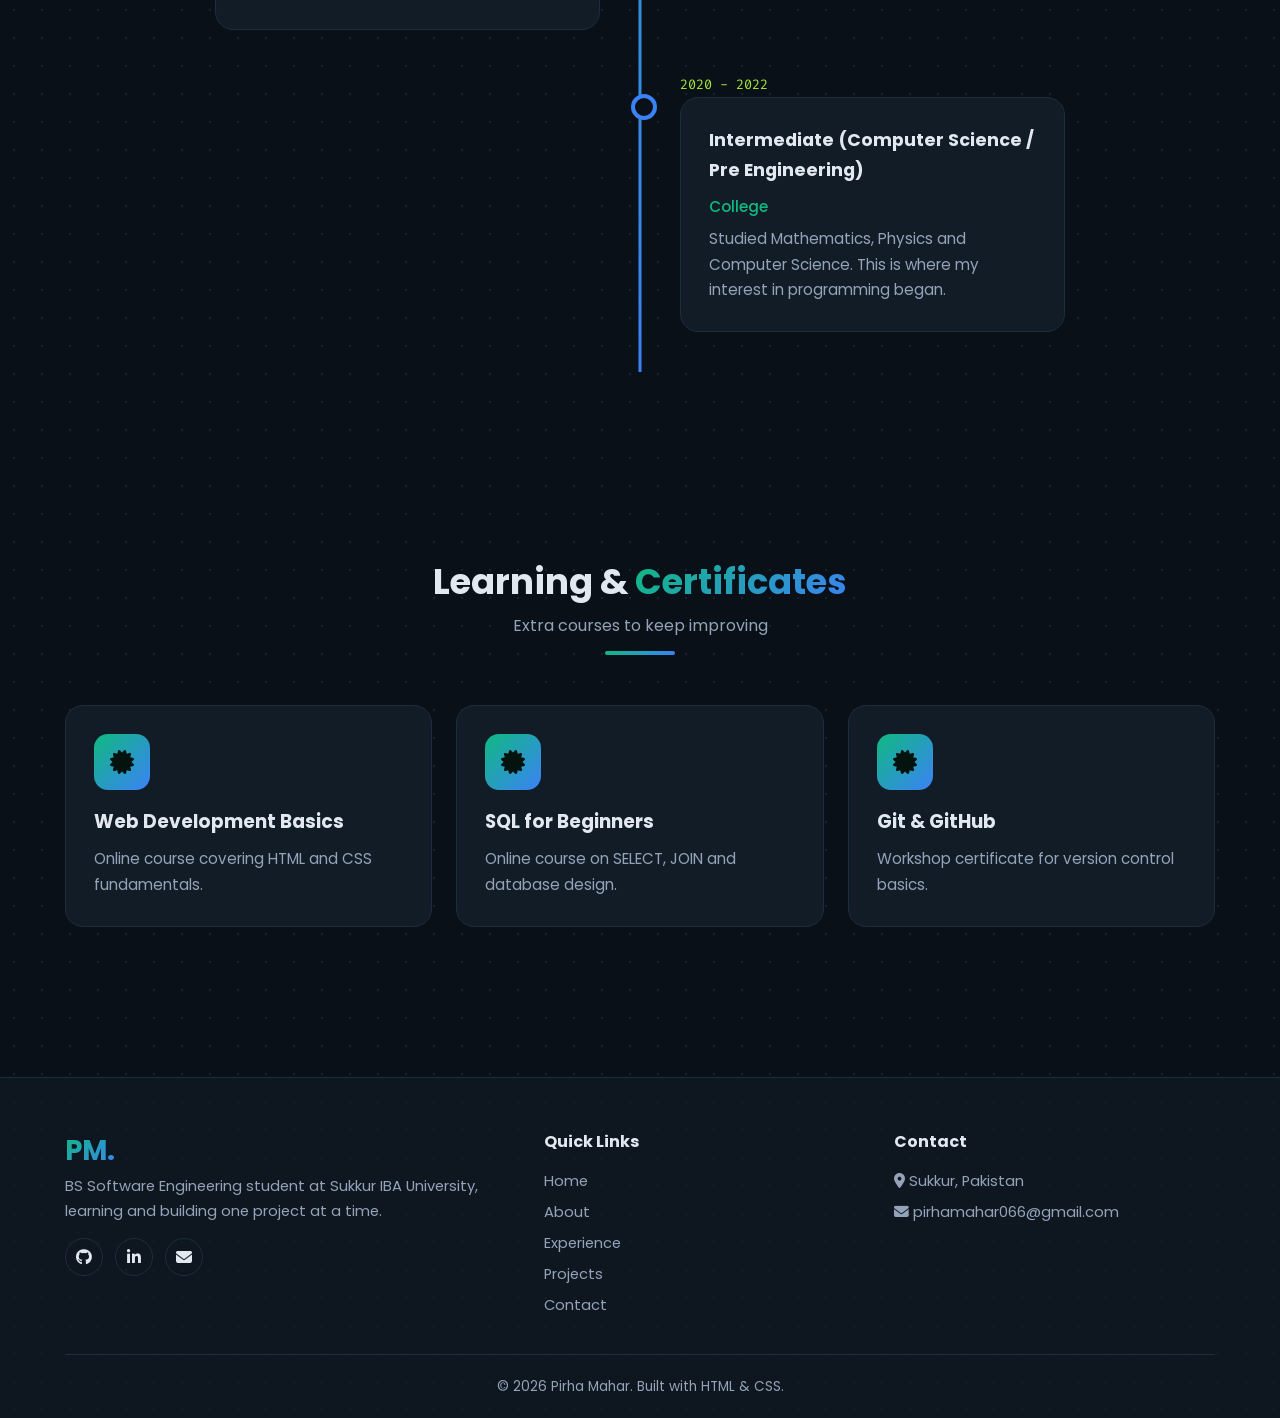
<file: experience.html>
<!DOCTYPE html>
<html lang="en">
<head>
  <meta charset="UTF-8">
  <meta name="viewport" content="width=device-width, initial-scale=1.0">
  <title>Experience | Pirha Mahar</title>
  <link rel="preconnect" href="https://fonts.googleapis.com">
  <link href="https://fonts.googleapis.com/css2?family=Fira+Code:wght@500&family=Poppins:wght@400;500;600;700&display=swap" rel="stylesheet">
  <link rel="stylesheet" href="https://cdnjs.cloudflare.com/ajax/libs/font-awesome/6.5.1/css/all.min.css">
  <link rel="stylesheet" href="css/style.css">
</head>
<body id="top">

  <header>
    <div class="container nav">
      <a href="index.html" class="logo gradient-text">PM.</a>
      <input type="checkbox" id="menu-toggle" class="menu-toggle">
      <label for="menu-toggle" class="menu-btn" aria-label="Open menu"><i class="fa-solid fa-bars"></i></label>
      <nav class="nav-links">
        <a href="index.html">Home</a>
        <a href="about.html">About</a>
        <a class="active" href="experience.html">Experience</a>
        <a href="projects.html">Projects</a>
        <a href="contact.html">Contact</a>
      </nav>
    </div>
  </header>

  <div class="page-banner">
    <div class="container">
      <h1>My <span class="gradient-text">Experience</span></h1>
      <p>Academic background, activities and learning</p>
    </div>
  </div>

  <!-- TIMELINE -->
  <!-- TODO: These are sample entries. Replace dates and details with your real ones before presenting. -->
  <section style="padding-top:40px">
    <div class="container">
      <div class="timeline">
        <div class="t-item">
          <span class="t-date">2022 - Present</span>
          <div class="card">
            <h3>BS Software Engineering</h3>
            <h4>Sukkur IBA University</h4>
            <p>Currently in the 5th semester. Studying programming, databases, operating systems and web engineering.</p>
          </div>
        </div>
        <div class="t-item">
          <span class="t-date">Semester 5</span>
          <div class="card">
            <h3>Web Engineering Course</h3>
            <h4>Academic Experience</h4>
            <p>Learned HTML and CSS and built this portfolio as the lab assignment.</p>
          </div>
        </div>
        <div class="t-item">
          <span class="t-date">Semesters 1 - 4</span>
          <div class="card">
            <h3>Semester Projects</h3>
            <h4>Academic Experience</h4>
            <p>Built small projects in C++, Java, Python and SQL, like a result system and a library database.</p>
          </div>
        </div>
        <div class="t-item">
          <span class="t-date">2025</span>
          <div class="card">
            <h3>Volunteer, University Event</h3>
            <h4>Student Society</h4>
            <p>Helped the team to organize a technical event: registration desk, guiding participants and teamwork.</p>
          </div>
        </div>
        <div class="t-item">
          <span class="t-date">2024</span>
          <div class="card">
            <h3>Git &amp; GitHub Workshop</h3>
            <h4>Workshop Participant</h4>
            <p>Learned version control basics: commit, push, branch and how to share code on GitHub.</p>
          </div>
        </div>
        <div class="t-item">
          <span class="t-date">2020 - 2022</span>
          <div class="card">
            <h3>Intermediate (Computer Science / Pre Engineering)</h3>
            <h4>College</h4>
            <p>Studied Mathematics, Physics and Computer Science. This is where my interest in programming began.</p>
          </div>
        </div>
      </div>
    </div>
  </section>

  <!-- CERTIFICATIONS -->
  <section>
    <div class="container">
      <div class="section-title">
        <h2>Learning &amp; <span class="gradient-text">Certificates</span></h2>
        <p>Extra courses to keep improving</p>
        <div class="line"></div>
      </div>
      <!-- TODO: Replace with certificates you really have -->
      <div class="grid-3">
        <div class="card"><div class="icon-box"><i class="fa-solid fa-certificate"></i></div><h3>Web Development Basics</h3><p>Online course covering HTML and CSS fundamentals.</p></div>
        <div class="card"><div class="icon-box"><i class="fa-solid fa-certificate"></i></div><h3>SQL for Beginners</h3><p>Online course on SELECT, JOIN and database design.</p></div>
        <div class="card"><div class="icon-box"><i class="fa-solid fa-certificate"></i></div><h3>Git &amp; GitHub</h3><p>Workshop certificate for version control basics.</p></div>
      </div>
    </div>
  </section>

  <footer>
    <div class="container">
      <div class="footer-grid">
        <div>
          <a href="index.html" class="logo gradient-text">PM.</a>
          <p>BS Software Engineering student at Sukkur IBA University, learning and building one project at a time.</p>
          <div class="footer-social">
            <a href="https://github.com/pirhamahar" target="_blank" rel="noopener" aria-label="GitHub"><i class="fa-brands fa-github"></i></a>
            <a href="#" aria-label="LinkedIn"><i class="fa-brands fa-linkedin-in"></i></a>
            <a href="mailto:pirhamahar066@gmail.com" aria-label="Email"><i class="fa-solid fa-envelope"></i></a>
          </div>
        </div>
        <div>
          <h4>Quick Links</h4>
          <ul>
            <li><a href="index.html">Home</a></li>
            <li><a href="about.html">About</a></li>
            <li><a href="experience.html">Experience</a></li>
            <li><a href="projects.html">Projects</a></li>
            <li><a href="contact.html">Contact</a></li>
          </ul>
        </div>
        <div>
          <h4>Contact</h4>
          <p><i class="fa-solid fa-location-dot"></i> Sukkur, Pakistan</p>
          <p><i class="fa-solid fa-envelope"></i> pirhamahar066@gmail.com</p>
        </div>
      </div>
      <div class="footer-bottom">&copy; 2026 Pirha Mahar. Built with HTML &amp; CSS.</div>
    </div>
  </footer>

  <a id="top-btn" href="#top" aria-label="Back to top"><i class="fa-solid fa-arrow-up"></i></a>
</body>
</html>
</file>
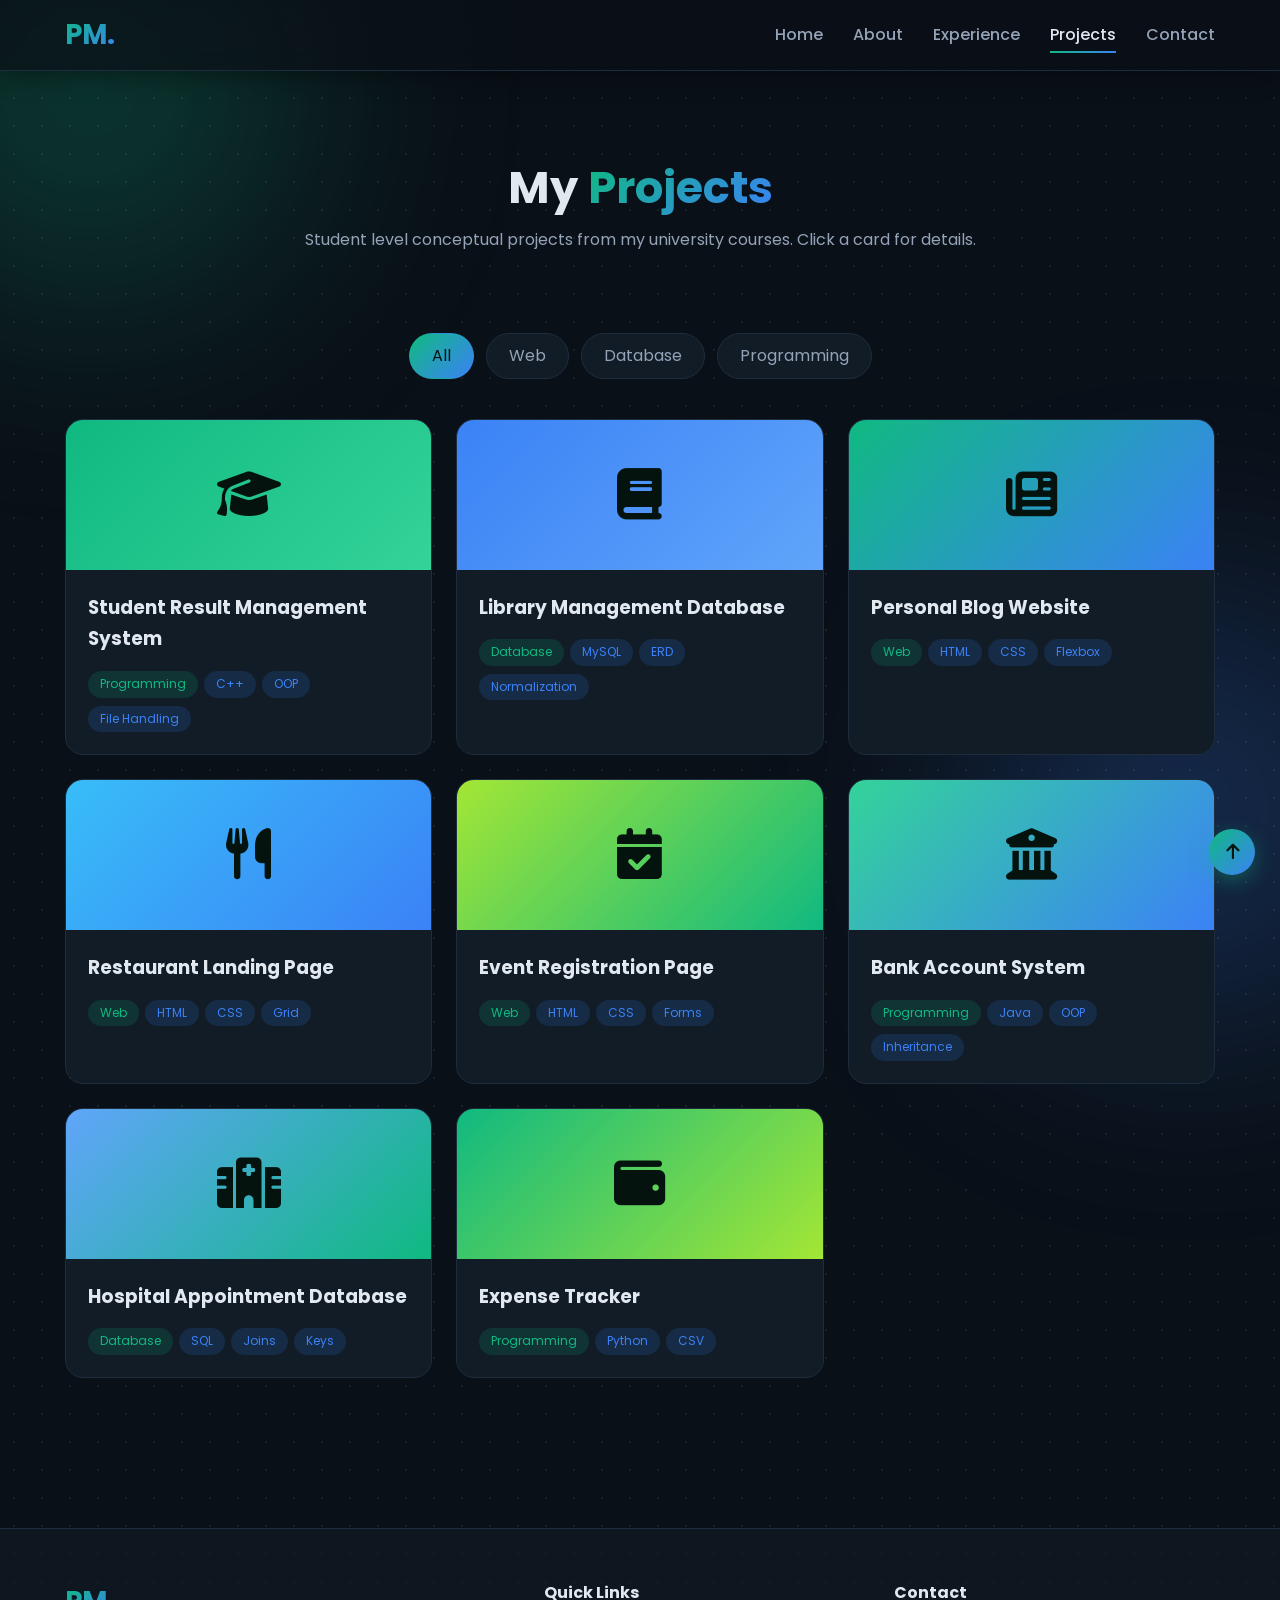
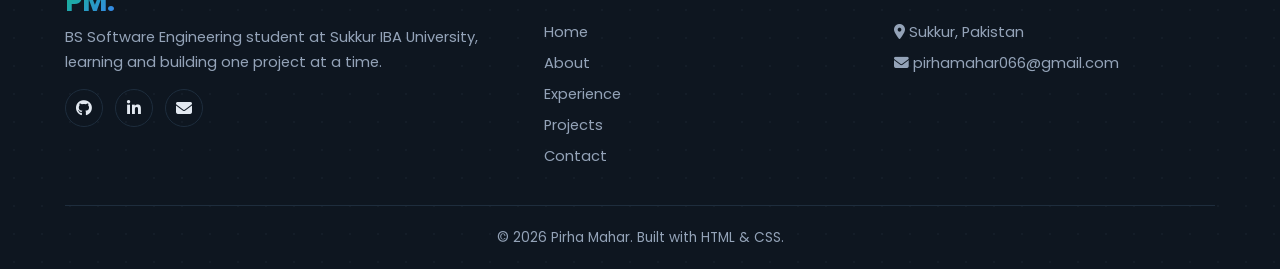
<file: projects.html>
<!DOCTYPE html>
<html lang="en">
<head>
  <meta charset="UTF-8">
  <meta name="viewport" content="width=device-width, initial-scale=1.0">
  <title>Projects | Pirha Mahar</title>
  <link rel="preconnect" href="https://fonts.googleapis.com">
  <link href="https://fonts.googleapis.com/css2?family=Fira+Code:wght@500&family=Poppins:wght@400;500;600;700&display=swap" rel="stylesheet">
  <link rel="stylesheet" href="https://cdnjs.cloudflare.com/ajax/libs/font-awesome/6.5.1/css/all.min.css">
  <link rel="stylesheet" href="css/style.css">
</head>
<body id="top">

  <header>
    <div class="container nav">
      <a href="index.html" class="logo gradient-text">PM.</a>
      <input type="checkbox" id="menu-toggle" class="menu-toggle">
      <label for="menu-toggle" class="menu-btn" aria-label="Open menu"><i class="fa-solid fa-bars"></i></label>
      <nav class="nav-links">
        <a href="index.html">Home</a>
        <a href="about.html">About</a>
        <a href="experience.html">Experience</a>
        <a class="active" href="projects.html">Projects</a>
        <a href="contact.html">Contact</a>
      </nav>
    </div>
  </header>

  <div class="page-banner">
    <div class="container">
      <h1>My <span class="gradient-text">Projects</span></h1>
      <p>Student level conceptual projects from my university courses. Click a card for details.</p>
    </div>
  </div>

  <section id="projects" style="padding-top:40px">
    <div class="container">
      <!-- Filter: radio buttons + labels. CSS shows or hides the cards (no JavaScript). -->
      <input type="radio" name="filter" id="f-all" class="filter-radio" checked>
      <input type="radio" name="filter" id="f-web" class="filter-radio">
      <input type="radio" name="filter" id="f-db" class="filter-radio">
      <input type="radio" name="filter" id="f-prog" class="filter-radio">
      <div class="filters">
        <label class="filter-btn" for="f-all">All</label>
        <label class="filter-btn" for="f-web">Web</label>
        <label class="filter-btn" for="f-db">Database</label>
        <label class="filter-btn" for="f-prog">Programming</label>
      </div>

      <div class="grid-3">
        <a class="card project-card programming" href="projects.html#project-1">
          <div class="project-thumb" style="background:linear-gradient(135deg, #10b981, #34d399)"><i class="fa-solid fa-graduation-cap"></i></div>
          <div class="project-body">
            <h3>Student Result Management System</h3>
            <span class="tag cat">Programming</span><span class="tag">C++</span><span class="tag">OOP</span><span class="tag">File Handling</span>
          </div>
        </a>
        <a class="card project-card database" href="projects.html#project-2">
          <div class="project-thumb" style="background:linear-gradient(135deg, #3b82f6, #60a5fa)"><i class="fa-solid fa-book"></i></div>
          <div class="project-body">
            <h3>Library Management Database</h3>
            <span class="tag cat">Database</span><span class="tag">MySQL</span><span class="tag">ERD</span><span class="tag">Normalization</span>
          </div>
        </a>
        <a class="card project-card web" href="projects.html#project-3">
          <div class="project-thumb" style="background:linear-gradient(135deg, #10b981, #3b82f6)"><i class="fa-solid fa-newspaper"></i></div>
          <div class="project-body">
            <h3>Personal Blog Website</h3>
            <span class="tag cat">Web</span><span class="tag">HTML</span><span class="tag">CSS</span><span class="tag">Flexbox</span>
          </div>
        </a>
        <a class="card project-card web" href="projects.html#project-4">
          <div class="project-thumb" style="background:linear-gradient(135deg, #38bdf8, #3b82f6)"><i class="fa-solid fa-utensils"></i></div>
          <div class="project-body">
            <h3>Restaurant Landing Page</h3>
            <span class="tag cat">Web</span><span class="tag">HTML</span><span class="tag">CSS</span><span class="tag">Grid</span>
          </div>
        </a>
        <a class="card project-card web" href="projects.html#project-5">
          <div class="project-thumb" style="background:linear-gradient(135deg, #a3e635, #10b981)"><i class="fa-solid fa-calendar-check"></i></div>
          <div class="project-body">
            <h3>Event Registration Page</h3>
            <span class="tag cat">Web</span><span class="tag">HTML</span><span class="tag">CSS</span><span class="tag">Forms</span>
          </div>
        </a>
        <a class="card project-card programming" href="projects.html#project-6">
          <div class="project-thumb" style="background:linear-gradient(135deg, #34d399, #3b82f6)"><i class="fa-solid fa-building-columns"></i></div>
          <div class="project-body">
            <h3>Bank Account System</h3>
            <span class="tag cat">Programming</span><span class="tag">Java</span><span class="tag">OOP</span><span class="tag">Inheritance</span>
          </div>
        </a>
        <a class="card project-card database" href="projects.html#project-7">
          <div class="project-thumb" style="background:linear-gradient(135deg, #60a5fa, #10b981)"><i class="fa-solid fa-hospital"></i></div>
          <div class="project-body">
            <h3>Hospital Appointment Database</h3>
            <span class="tag cat">Database</span><span class="tag">SQL</span><span class="tag">Joins</span><span class="tag">Keys</span>
          </div>
        </a>
        <a class="card project-card programming" href="projects.html#project-8">
          <div class="project-thumb" style="background:linear-gradient(135deg, #10b981, #a3e635)"><i class="fa-solid fa-wallet"></i></div>
          <div class="project-body">
            <h3>Expense Tracker</h3>
            <span class="tag cat">Programming</span><span class="tag">Python</span><span class="tag">CSV</span>
          </div>
        </a>
      </div>

      <!-- Popups: CSS :target shows the popup whose id is in the page link -->
    <!-- Project 1: opens when the card link (#project-1) is clicked -->
    <div class="modal" id="project-1">
      <a class="modal-backdrop" href="#projects" aria-label="Close"></a>
      <div class="modal-box">
        <a class="modal-close" href="#projects" aria-label="Close">&times;</a>
        <h3 class="gradient-text">Student Result Management System</h3>
        <p>A console program where a teacher can add students, enter marks for each subject and see the grade of every student.</p>
        <ul><li>Add, search and delete student records</li><li>Calculates total, percentage and grade</li><li>Saves data in a text file</li></ul>
        <span class="tag">C++</span><span class="tag">OOP</span><span class="tag">File Handling</span>
        <div class="modal-buttons">
          <a class="btn btn-primary" href="https://github.com/pirhamahar" target="_blank" rel="noopener"><i class="fa-brands fa-github"></i> GitHub</a>
        </div>
      </div>
    </div>
    <!-- Project 2: opens when the card link (#project-2) is clicked -->
    <div class="modal" id="project-2">
      <a class="modal-backdrop" href="#projects" aria-label="Close"></a>
      <div class="modal-box">
        <a class="modal-close" href="#projects" aria-label="Close">&times;</a>
        <h3 class="gradient-text">Library Management Database</h3>
        <p>A database design for a small library with books, members and issued books. Made for the Database Systems course.</p>
        <ul><li>ER diagram with relationships</li><li>Tables normalized up to 3NF</li><li>SQL queries for issued and overdue books</li></ul>
        <span class="tag">MySQL</span><span class="tag">ERD</span><span class="tag">Normalization</span>
        <div class="modal-buttons">
          <a class="btn btn-primary" href="https://github.com/pirhamahar" target="_blank" rel="noopener"><i class="fa-brands fa-github"></i> GitHub</a>
        </div>
      </div>
    </div>
    <!-- Project 3: opens when the card link (#project-3) is clicked -->
    <div class="modal" id="project-3">
      <a class="modal-backdrop" href="#projects" aria-label="Close"></a>
      <div class="modal-box">
        <a class="modal-close" href="#projects" aria-label="Close">&times;</a>
        <h3 class="gradient-text">Personal Blog Website</h3>
        <p>A small multi page blog website with a home page, an article page and an about page. I used it to practice HTML structure and CSS layout.</p>
        <ul><li>Header, footer and navigation on every page</li><li>Layout built with Flexbox and Grid</li><li>Responsive design for mobile screens</li></ul>
        <span class="tag">HTML</span><span class="tag">CSS</span><span class="tag">Flexbox</span>
        <div class="modal-buttons">
          <a class="btn btn-primary" href="https://github.com/pirhamahar" target="_blank" rel="noopener"><i class="fa-brands fa-github"></i> GitHub</a>
        </div>
      </div>
    </div>
    <!-- Project 4: opens when the card link (#project-4) is clicked -->
    <div class="modal" id="project-4">
      <a class="modal-backdrop" href="#projects" aria-label="Close"></a>
      <div class="modal-box">
        <a class="modal-close" href="#projects" aria-label="Close">&times;</a>
        <h3 class="gradient-text">Restaurant Landing Page</h3>
        <p>A one page website for an imaginary restaurant with a menu, an opening hours section and a contact area.</p>
        <ul><li>Menu cards built with CSS Grid</li><li>Hover effects on buttons and cards</li><li>Looks good on phone and desktop</li></ul>
        <span class="tag">HTML</span><span class="tag">CSS</span><span class="tag">Grid</span>
        <div class="modal-buttons">
          <a class="btn btn-primary" href="https://github.com/pirhamahar" target="_blank" rel="noopener"><i class="fa-brands fa-github"></i> GitHub</a>
        </div>
      </div>
    </div>
    <!-- Project 5: opens when the card link (#project-5) is clicked -->
    <div class="modal" id="project-5">
      <a class="modal-backdrop" href="#projects" aria-label="Close"></a>
      <div class="modal-box">
        <a class="modal-close" href="#projects" aria-label="Close">&times;</a>
        <h3 class="gradient-text">Event Registration Page</h3>
        <p>A registration page for a university event. It has a styled form that checks the fields using HTML form attributes.</p>
        <ul><li>Form with text, email and select fields</li><li>Required fields checked by the browser</li><li>Styled inputs with a focus effect</li></ul>
        <span class="tag">HTML</span><span class="tag">CSS</span><span class="tag">Forms</span>
        <div class="modal-buttons">
          <a class="btn btn-primary" href="https://github.com/pirhamahar" target="_blank" rel="noopener"><i class="fa-brands fa-github"></i> GitHub</a>
        </div>
      </div>
    </div>
    <!-- Project 6: opens when the card link (#project-6) is clicked -->
    <div class="modal" id="project-6">
      <a class="modal-backdrop" href="#projects" aria-label="Close"></a>
      <div class="modal-box">
        <a class="modal-close" href="#projects" aria-label="Close">&times;</a>
        <h3 class="gradient-text">Bank Account System</h3>
        <p>A Java program that shows OOP ideas with Savings and Current accounts. Users can deposit, withdraw and check the balance.</p>
        <ul><li>Parent class Account with child classes</li><li>Uses inheritance and polymorphism</li><li>Checks for low balance before withdraw</li></ul>
        <span class="tag">Java</span><span class="tag">OOP</span><span class="tag">Inheritance</span>
        <div class="modal-buttons">
          <a class="btn btn-primary" href="https://github.com/pirhamahar" target="_blank" rel="noopener"><i class="fa-brands fa-github"></i> GitHub</a>
        </div>
      </div>
    </div>
    <!-- Project 7: opens when the card link (#project-7) is clicked -->
    <div class="modal" id="project-7">
      <a class="modal-backdrop" href="#projects" aria-label="Close"></a>
      <div class="modal-box">
        <a class="modal-close" href="#projects" aria-label="Close">&times;</a>
        <h3 class="gradient-text">Hospital Appointment Database</h3>
        <p>A database for doctors, patients and appointments. I practiced primary keys, foreign keys and JOIN queries.</p>
        <ul><li>Tables with primary and foreign keys</li><li>INNER JOIN and LEFT JOIN queries</li><li>Query to list a doctor's appointments by date</li></ul>
        <span class="tag">SQL</span><span class="tag">Joins</span><span class="tag">Keys</span>
        <div class="modal-buttons">
          <a class="btn btn-primary" href="https://github.com/pirhamahar" target="_blank" rel="noopener"><i class="fa-brands fa-github"></i> GitHub</a>
        </div>
      </div>
    </div>
    <!-- Project 8: opens when the card link (#project-8) is clicked -->
    <div class="modal" id="project-8">
      <a class="modal-backdrop" href="#projects" aria-label="Close"></a>
      <div class="modal-box">
        <a class="modal-close" href="#projects" aria-label="Close">&times;</a>
        <h3 class="gradient-text">Expense Tracker</h3>
        <p>A Python program to record daily expenses and see the monthly total. Data is saved in a CSV file.</p>
        <ul><li>Add expense with category and amount</li><li>Monthly total and category summary</li><li>Reads and writes a CSV file</li></ul>
        <span class="tag">Python</span><span class="tag">CSV</span>
        <div class="modal-buttons">
          <a class="btn btn-primary" href="https://github.com/pirhamahar" target="_blank" rel="noopener"><i class="fa-brands fa-github"></i> GitHub</a>
        </div>
      </div>
    </div>
    </div>
  </section>

  <footer>
    <div class="container">
      <div class="footer-grid">
        <div>
          <a href="index.html" class="logo gradient-text">PM.</a>
          <p>BS Software Engineering student at Sukkur IBA University, learning and building one project at a time.</p>
          <div class="footer-social">
            <a href="https://github.com/pirhamahar" target="_blank" rel="noopener" aria-label="GitHub"><i class="fa-brands fa-github"></i></a>
            <a href="#" aria-label="LinkedIn"><i class="fa-brands fa-linkedin-in"></i></a>
            <a href="mailto:pirhamahar066@gmail.com" aria-label="Email"><i class="fa-solid fa-envelope"></i></a>
          </div>
        </div>
        <div>
          <h4>Quick Links</h4>
          <ul>
            <li><a href="index.html">Home</a></li>
            <li><a href="about.html">About</a></li>
            <li><a href="experience.html">Experience</a></li>
            <li><a href="projects.html">Projects</a></li>
            <li><a href="contact.html">Contact</a></li>
          </ul>
        </div>
        <div>
          <h4>Contact</h4>
          <p><i class="fa-solid fa-location-dot"></i> Sukkur, Pakistan</p>
          <p><i class="fa-solid fa-envelope"></i> pirhamahar066@gmail.com</p>
        </div>
      </div>
      <div class="footer-bottom">&copy; 2026 Pirha Mahar. Built with HTML &amp; CSS.</div>
    </div>
  </footer>

  <a id="top-btn" href="#top" aria-label="Back to top"><i class="fa-solid fa-arrow-up"></i></a>
</body>
</html>
</file>
<file: css/style.css>
/* 1. VARIABLES (colours live here so we can change the theme in one place) */
:root {
  --bg: #0a1018;
  --bg-card: #111c27;
  --border: #1e2d3d;
  --green: #10b981;
  --blue: #3b82f6;
  --lime: #a3e635;
  --text: #e2e8f0;
  --muted: #94a3b8;
  --gradient: linear-gradient(135deg, #10b981, #3b82f6);
}

/* 2. BASE */
* { margin: 0; padding: 0; box-sizing: border-box; }
html { scroll-behavior: smooth; }
body {
  font-family: 'Poppins', sans-serif;
  background-color: var(--bg);
  color: var(--text);
  line-height: 1.7;
  overflow-x: hidden;
  /* dot pattern so the page never looks flat */
  background-image: radial-gradient(rgba(148, 163, 184, 0.12) 1px, transparent 1px);
  background-size: 28px 28px;
}
/* blurred colour blobs in the background */
body::before, body::after {
  content: "";
  position: fixed;
  width: 420px; height: 420px;
  border-radius: 50%;
  filter: blur(120px);
  opacity: 0.25;
  z-index: -1;
}
body::before { background: var(--green); top: -120px; left: -120px; }
body::after  { background: var(--blue);  bottom: -120px; right: -120px; }

a { color: inherit; text-decoration: none; }
ul { list-style: none; }
img { max-width: 100%; }
.container { width: 90%; max-width: 1150px; margin: 0 auto; }
section { padding: 90px 0; }
.gradient-text {
  background: var(--gradient);
  -webkit-background-clip: text;
  background-clip: text;
  -webkit-text-fill-color: transparent;
}
.section-title { text-align: center; margin-bottom: 50px; }
.section-title h2 { font-size: 2.2rem; }
.section-title p { color: var(--muted); }
.section-title .line { width: 70px; height: 4px; background: var(--gradient); margin: 12px auto 0; border-radius: 4px; }

/* 3. HEADER / NAVBAR */
header {
  position: fixed; top: 0; left: 0; width: 100%;
  z-index: 100;
  background: rgba(10, 16, 24, 0.7);
  backdrop-filter: blur(12px);
  border-bottom: 1px solid var(--border);
  transition: 0.3s;
}
header { box-shadow: 0 4px 25px rgba(0, 0, 0, 0.4); }
.nav { display: flex; justify-content: space-between; align-items: center; height: 70px; }
.logo { font-size: 1.7rem; font-weight: 700; }
.nav-links { display: flex; gap: 30px; }
.nav-links a { color: var(--muted); font-weight: 500; position: relative; padding: 4px 0; transition: 0.3s; }
.nav-links a::after {
  content: ""; position: absolute; left: 0; bottom: 0;
  width: 0; height: 2px; background: var(--gradient); transition: 0.3s;
}
.nav-links a:hover, .nav-links a.active { color: var(--text); }
.nav-links a:hover::after, .nav-links a.active::after { width: 100%; }
/* hamburger menu: the hidden checkbox is switched by the label */
.menu-toggle { display: none; }
.menu-btn { display: none; font-size: 1.6rem; color: var(--text); cursor: pointer; }

/* 4. BUTTONS */
.btn {
  display: inline-block; padding: 12px 28px; border-radius: 50px;
  font-weight: 600; font-family: inherit; font-size: 1rem;
  cursor: pointer; border: none; transition: 0.3s;
}
.btn-primary { background: var(--gradient); color: #04130e; box-shadow: 0 8px 25px rgba(16, 185, 129, 0.3); }
.btn-primary:hover { transform: translateY(-4px); box-shadow: 0 12px 30px rgba(59, 130, 246, 0.4); }
.btn-outline { background: transparent; color: var(--text); border: 2px solid var(--green); }
.btn-outline:hover { background: var(--green); color: #04130e; transform: translateY(-4px); }

/* 5. HERO + 3D CUBE */
.hero { min-height: 100vh; display: flex; align-items: center; padding-top: 100px; position: relative; }
.hero-grid { display: grid; grid-template-columns: 1.1fr 0.9fr; gap: 40px; align-items: center; }
.hero-badge {
  display: inline-block; padding: 6px 16px; border: 1px solid var(--green);
  border-radius: 50px; color: var(--green); font-size: 0.9rem; margin-bottom: 18px;
  background: rgba(16, 185, 129, 0.08);
}
.hero h1 { font-size: 3.4rem; line-height: 1.2; margin-bottom: 10px; }
.hero h2 { font-size: 1.6rem; font-weight: 500; color: var(--muted); margin-bottom: 20px; min-height: 2.2rem; }
/* typing effect with CSS only: the width grows letter by letter (steps) */
.typing-text {
  display: inline-block; vertical-align: bottom; width: 13ch;
  white-space: nowrap; overflow: hidden;
  color: var(--lime); font-family: 'Fira Code', monospace;
  border-right: 3px solid var(--lime);
  animation: typing 6s steps(13) infinite, caret 0.8s step-end infinite;
}
.hero p { color: var(--muted); max-width: 520px; margin-bottom: 30px; }
.hero-buttons { display: flex; gap: 16px; flex-wrap: wrap; }
.hero-social { display: flex; gap: 14px; margin-top: 30px; }
.hero-social a {
  width: 42px; height: 42px; border-radius: 50%; border: 1px solid var(--border);
  display: flex; align-items: center; justify-content: center; transition: 0.3s;
}
.hero-social a:hover { background: var(--gradient); color: #04130e; transform: translateY(-4px); }

.hero-3d { display: flex; justify-content: center; align-items: center; position: relative; height: 420px; perspective: 900px; }
/* the cube: 6 faces placed in 3D space. It is STATIC (no animation):
   we just turn it once so that 3 faces are visible. */
.cube {
  position: relative; width: 230px; height: 230px;
  transform-style: preserve-3d;
  transform: rotateX(-22deg) rotateY(-35deg);
}
/* glass effect: see-through background + blur + light border + glow */
.cube-face {
  position: absolute; width: 230px; height: 230px;
  display: flex; flex-direction: column; align-items: center; justify-content: center;
  gap: 8px; font-size: 3.8rem;
  background: rgba(255, 255, 255, 0.07);
  backdrop-filter: blur(10px);
  border: 2px solid rgba(255, 255, 255, 0.25);
  border-radius: 22px;
  box-shadow: inset 0 0 40px rgba(16, 185, 129, 0.3), 0 0 45px rgba(59, 130, 246, 0.35);
}
.cube-face span { font-size: 1rem; font-weight: 600; font-family: 'Fira Code', monospace; }
.face-front  { transform: translateZ(115px); }
.face-back   { transform: rotateY(180deg) translateZ(115px); }
.face-right  { transform: rotateY(90deg) translateZ(115px); }
.face-left   { transform: rotateY(-90deg) translateZ(115px); }
.face-top    { transform: rotateX(90deg) translateZ(115px); }
.face-bottom { transform: rotateX(-90deg) translateZ(115px); }

/* shapes around the cube (static, they do not move) */
.shape { position: absolute; border-radius: 50%; }
.shape.ring { width: 70px; height: 70px; border: 4px solid var(--blue); top: 30px; left: 30px; }
.shape.dot  { width: 22px; height: 22px; background: var(--lime); bottom: 60px; left: 60px; }
.shape.ring2 { width: 50px; height: 50px; border: 4px solid var(--green); top: 60px; right: 40px; }
.shape.blob { width: 90px; height: 90px; background: var(--gradient); opacity: 0.35; bottom: 30px; right: 50px; filter: blur(6px); }

.scroll-down {
  position: absolute; bottom: 25px; left: 50%; transform: translateX(-50%);
  width: 26px; height: 42px; border: 2px solid var(--muted); border-radius: 20px;
}
.scroll-down::after {
  content: ""; position: absolute; top: 8px; left: 50%; width: 4px; height: 8px;
  margin-left: -2px; background: var(--green); border-radius: 4px; animation: scrollDot 1.6s infinite;
}

/* stats */
.stats { padding: 40px 0; }
.stats-grid { display: grid; grid-template-columns: repeat(4, 1fr); gap: 20px; }
.stat-box { text-align: center; padding: 24px 10px; background: var(--bg-card); border: 1px solid var(--border); border-radius: 16px; transition: 0.3s; }
.stat-box:hover { transform: translateY(-6px); border-color: var(--green); }
.stat-box h3 { font-size: 2.4rem; }
.stat-box p { color: var(--muted); }

/* 6. CARDS (shared) */
.card {
  background: var(--bg-card); border: 1px solid var(--border);
  border-radius: 18px; padding: 28px; transition: 0.3s;
}
.card:hover { border-color: var(--green); box-shadow: 0 10px 35px rgba(16, 185, 129, 0.15); }
.grid-3 { display: grid; grid-template-columns: repeat(3, 1fr); gap: 24px; }
.grid-4 { display: grid; grid-template-columns: repeat(4, 1fr); gap: 24px; }
.icon-box {
  width: 56px; height: 56px; border-radius: 14px; background: var(--gradient); color: #04130e;
  display: flex; align-items: center; justify-content: center; font-size: 1.5rem; margin-bottom: 16px;
}
.card h3 { margin-bottom: 8px; }
.card p { color: var(--muted); font-size: 0.95rem; }

/* page banner on inner pages */
.page-banner { padding: 150px 0 40px; text-align: center; }
.page-banner h1 { font-size: 2.8rem; }
.page-banner p { color: var(--muted); }

/* 7. ABOUT */
.about-grid { display: grid; grid-template-columns: 0.8fr 1.2fr; gap: 50px; align-items: center; }
.avatar-wrap { display: flex; justify-content: center; perspective: 800px; }
.avatar-card {
  width: 300px; height: 300px; border-radius: 50%;
  box-shadow: 0 0 60px rgba(16, 185, 129, 0.35);
}
/* the picture already has its own glowing ring, so we only make it round */
.avatar-img { width: 100%; height: 100%; border-radius: 50%; object-fit: cover; display: block; }
.about-text p { color: var(--muted); margin-bottom: 14px; }
.info-list { margin-top: 18px; display: grid; grid-template-columns: 1fr 1fr; gap: 10px; }
.info-list li span { color: var(--green); font-weight: 600; }

.skill-groups { display: grid; grid-template-columns: repeat(2, 1fr); gap: 24px; }
.skill { margin-bottom: 16px; }
.skill-top { display: flex; justify-content: space-between; font-size: 0.9rem; margin-bottom: 6px; }
.bar { height: 10px; background: var(--border); border-radius: 10px; overflow: hidden; }
.bar-fill { height: 100%; background: var(--gradient); border-radius: 10px; } /* width is set in the HTML */

/* flip cards for courses */
.flip { height: 160px; perspective: 800px; }
.flip-inner { position: relative; width: 100%; height: 100%; transition: transform 0.7s; transform-style: preserve-3d; }
.flip:hover .flip-inner { transform: rotateY(180deg); }
.flip-front, .flip-back {
  position: absolute; inset: 0; backface-visibility: hidden;
  border-radius: 16px; padding: 16px; text-align: center;
  display: flex; flex-direction: column; align-items: center; justify-content: center;
  border: 1px solid var(--border);
}
.flip-front { background: var(--bg-card); }
.flip-front i { font-size: 1.8rem; color: var(--green); margin-bottom: 10px; }
.flip-front h4 { font-size: 0.95rem; }
.flip-back { background: var(--gradient); color: #04130e; transform: rotateY(180deg); font-size: 0.85rem; font-weight: 500; }

/* 8. TIMELINE */
.timeline { position: relative; max-width: 850px; margin: 0 auto; }
.timeline::before {
  content: ""; position: absolute; left: 50%; top: 0; bottom: 0; width: 3px;
  background: var(--gradient); transform: translateX(-50%);
}
.t-item { position: relative; width: 50%; padding: 0 40px 40px 0; }
.t-item:nth-child(even) { margin-left: 50%; padding: 0 0 40px 40px; }
.t-item::after {
  content: ""; position: absolute; top: 24px; right: -9px; width: 18px; height: 18px;
  border-radius: 50%; background: var(--bg); border: 4px solid var(--green);
}
.t-item:nth-child(even)::after { right: auto; left: -9px; border-color: var(--blue); }
.t-date { color: var(--lime); font-size: 0.85rem; font-family: 'Fira Code', monospace; }
.t-item h3 { font-size: 1.1rem; }
.t-item h4 { color: var(--green); font-weight: 500; font-size: 0.95rem; margin-bottom: 6px; }

/* 9. PROJECTS */
.filters { display: flex; justify-content: center; gap: 12px; flex-wrap: wrap; margin-bottom: 40px; }
.filter-btn {
  padding: 8px 22px; border-radius: 50px; border: 1px solid var(--border);
  background: var(--bg-card); color: var(--muted); cursor: pointer; font-family: inherit; transition: 0.3s;
}
/* radio buttons are hidden; the label of the checked one gets the gradient */
.filter-radio { position: absolute; opacity: 0; pointer-events: none; }
.filter-btn:hover,
#f-all:checked ~ .filters label[for="f-all"],
#f-web:checked ~ .filters label[for="f-web"],
#f-db:checked ~ .filters label[for="f-db"],
#f-prog:checked ~ .filters label[for="f-prog"] { background: var(--gradient); color: #04130e; border-color: transparent; }
/* hide the cards that do not match the checked filter */
#f-web:checked ~ .grid-3 .project-card:not(.web),
#f-db:checked ~ .grid-3 .project-card:not(.database),
#f-prog:checked ~ .grid-3 .project-card:not(.programming) { display: none; }
#projects { scroll-margin-top: 90px; }
.project-card { display: block; padding: 0; overflow: hidden; cursor: pointer; transition: transform 0.3s, border-color 0.3s, box-shadow 0.3s; }
.project-card:hover { transform: perspective(700px) rotateX(4deg) translateY(-8px); }
.project-thumb { height: 150px; display: flex; align-items: center; justify-content: center; font-size: 3.2rem; color: #04130e; }
.project-body { padding: 22px; }
.tag { display: inline-block; font-size: 0.75rem; padding: 3px 12px; border-radius: 20px; background: rgba(59, 130, 246, 0.15); color: var(--blue); margin: 8px 6px 0 0; }
.tag.cat { background: rgba(16, 185, 129, 0.15); color: var(--green); }

.modal { position: fixed; inset: 0; background: rgba(0, 0, 0, 0.75); z-index: 200; display: none; align-items: center; justify-content: center; padding: 20px; }
/* :target = the popup whose id is in the page link (example: projects.html#project-1) */
.modal:target { display: flex; }
.modal-backdrop { position: absolute; inset: 0; }
.modal-box {
  background: var(--bg-card); border: 1px solid var(--green); border-radius: 20px;
  max-width: 560px; width: 100%; padding: 34px; position: relative; animation: pop 0.3s ease; max-height: 90vh; overflow-y: auto;
}
.modal-close { position: absolute; top: 14px; right: 18px; font-size: 1.8rem; background: none; border: none; color: var(--muted); cursor: pointer; }
.modal-close:hover { color: var(--text); }
.modal-box h3 { font-size: 1.5rem; margin-bottom: 10px; }
.modal-box p { color: var(--muted); }
.modal-box ul { margin: 14px 0; padding-left: 20px; list-style: disc; color: var(--muted); }
.modal-buttons { display: flex; gap: 12px; margin-top: 20px; flex-wrap: wrap; }

/* 10. CONTACT */
.contact-grid { display: grid; grid-template-columns: 0.8fr 1.2fr; gap: 40px; }
.contact-info .card { display: flex; gap: 16px; align-items: center; margin-bottom: 18px; padding: 20px; }
.contact-info .icon-box { margin: 0; flex-shrink: 0; }
form .field { margin-bottom: 18px; }
form label { display: block; margin-bottom: 6px; font-size: 0.9rem; }
form input, form textarea {
  width: 100%; padding: 12px 16px; border-radius: 12px; border: 1px solid var(--border);
  background: var(--bg); color: var(--text); font-family: inherit; font-size: 0.95rem; outline: none; transition: 0.3s;
}
form input:focus, form textarea:focus { border-color: var(--green); box-shadow: 0 0 0 3px rgba(16, 185, 129, 0.15); }
form textarea { min-height: 130px; resize: vertical; }
/* red border for a wrong value, green border for a correct value (CSS only) */
form input:not(:placeholder-shown):invalid, form textarea:not(:placeholder-shown):invalid { border-color: #f87171; }
form input:not(:placeholder-shown):valid, form textarea:not(:placeholder-shown):valid { border-color: var(--green); }
.form-note { color: var(--muted); font-size: 0.85rem; margin-top: 16px; }

/* 11. FOOTER */
footer { border-top: 1px solid var(--border); background: rgba(17, 28, 39, 0.6); padding: 50px 0 20px; margin-top: 60px; }
.footer-grid { display: grid; grid-template-columns: 1.4fr 1fr 1fr; gap: 30px; }
.footer-grid h4 { margin-bottom: 14px; }
.footer-grid p, .footer-grid li { color: var(--muted); font-size: 0.92rem; margin-bottom: 6px; }
.footer-grid a:hover { color: var(--green); }
.footer-social { display: flex; gap: 12px; margin-top: 14px; }
.footer-social a {
  width: 38px; height: 38px; border-radius: 50%; border: 1px solid var(--border);
  display: flex; align-items: center; justify-content: center; transition: 0.3s;
}
.footer-social a:hover { background: var(--gradient); color: #04130e; }
.footer-bottom { text-align: center; color: var(--muted); font-size: 0.85rem; margin-top: 30px; padding-top: 20px; border-top: 1px solid var(--border); }

/* 12. EXTRAS */
#top-btn {
  position: fixed; bottom: 25px; right: 25px; width: 46px; height: 46px; border-radius: 50%;
  background: var(--gradient); color: #04130e; font-size: 1.1rem; z-index: 90;
  display: flex; align-items: center; justify-content: center;
  box-shadow: 0 6px 20px rgba(16, 185, 129, 0.35); transition: 0.3s;
}
#top-btn:hover { transform: translateY(-5px); }
/* every section fades up once when the page opens (CSS only) */
.page-banner .container, .hero-grid, section .container { animation: fadeUp 0.9s ease both; }

@keyframes typing { 0% { width: 0; } 40% { width: 13ch; } 80% { width: 13ch; } 100% { width: 0; } }
@keyframes caret { 50% { border-color: transparent; } }
@keyframes fadeUp { from { opacity: 0; transform: translateY(40px); } to { opacity: 1; transform: none; } }
@keyframes scrollDot { 0% { opacity: 1; transform: translateY(0); } 100% { opacity: 0; transform: translateY(16px); } }
@keyframes pop { from { transform: scale(0.85); opacity: 0; } to { transform: scale(1); opacity: 1; } }
@keyframes pulse { 50% { transform: scale(1.12); } }

/* 13. RESPONSIVE */
@media (max-width: 992px) {
  .hero-grid, .about-grid, .contact-grid { grid-template-columns: 1fr; text-align: center; }
  .hero p { margin-left: auto; margin-right: auto; }
  .hero-buttons, .hero-social { justify-content: center; }
  .hero h1 { font-size: 2.6rem; }
  .grid-3, .grid-4 { grid-template-columns: repeat(2, 1fr); }
  .stats-grid { grid-template-columns: repeat(2, 1fr); }
  .footer-grid { grid-template-columns: 1fr; }
}
@media (max-width: 768px) {
  .menu-btn { display: block; }
  .nav-links {
    position: absolute; top: 70px; left: 0; width: 100%; flex-direction: column; gap: 0;
    background: rgba(10, 16, 24, 0.97); max-height: 0; overflow: hidden; transition: max-height 0.4s;
  }
  .menu-toggle:checked ~ .nav-links { max-height: 400px; border-bottom: 1px solid var(--border); }
  .nav-links a { display: block; padding: 14px 5%; }
  .timeline::before { left: 12px; }
  .t-item, .t-item:nth-child(even) { width: 100%; margin-left: 0; padding: 0 0 30px 44px; }
  .t-item::after, .t-item:nth-child(even)::after { left: 3px; right: auto; }
}
@media (max-width: 600px) {
  .grid-3, .skill-groups, .info-list { grid-template-columns: 1fr; }
  .grid-4 { grid-template-columns: repeat(2, 1fr); }
  .hero h1 { font-size: 2.1rem; }
  .hero-3d { height: 330px; }
  .cube, .cube-face { width: 150px; height: 150px; }
  .face-front  { transform: translateZ(75px); }
  .face-back   { transform: rotateY(180deg) translateZ(75px); }
  .face-right  { transform: rotateY(90deg) translateZ(75px); }
  .face-left   { transform: rotateY(-90deg) translateZ(75px); }
  .face-top    { transform: rotateX(90deg) translateZ(75px); }
  .face-bottom { transform: rotateX(-90deg) translateZ(75px); }
  .cube-face { font-size: 2.4rem; }
  .page-banner h1 { font-size: 2.1rem; }
}
@media (prefers-reduced-motion: reduce) {
  * { animation: none !important; transition: none !important; }
}
</file>
